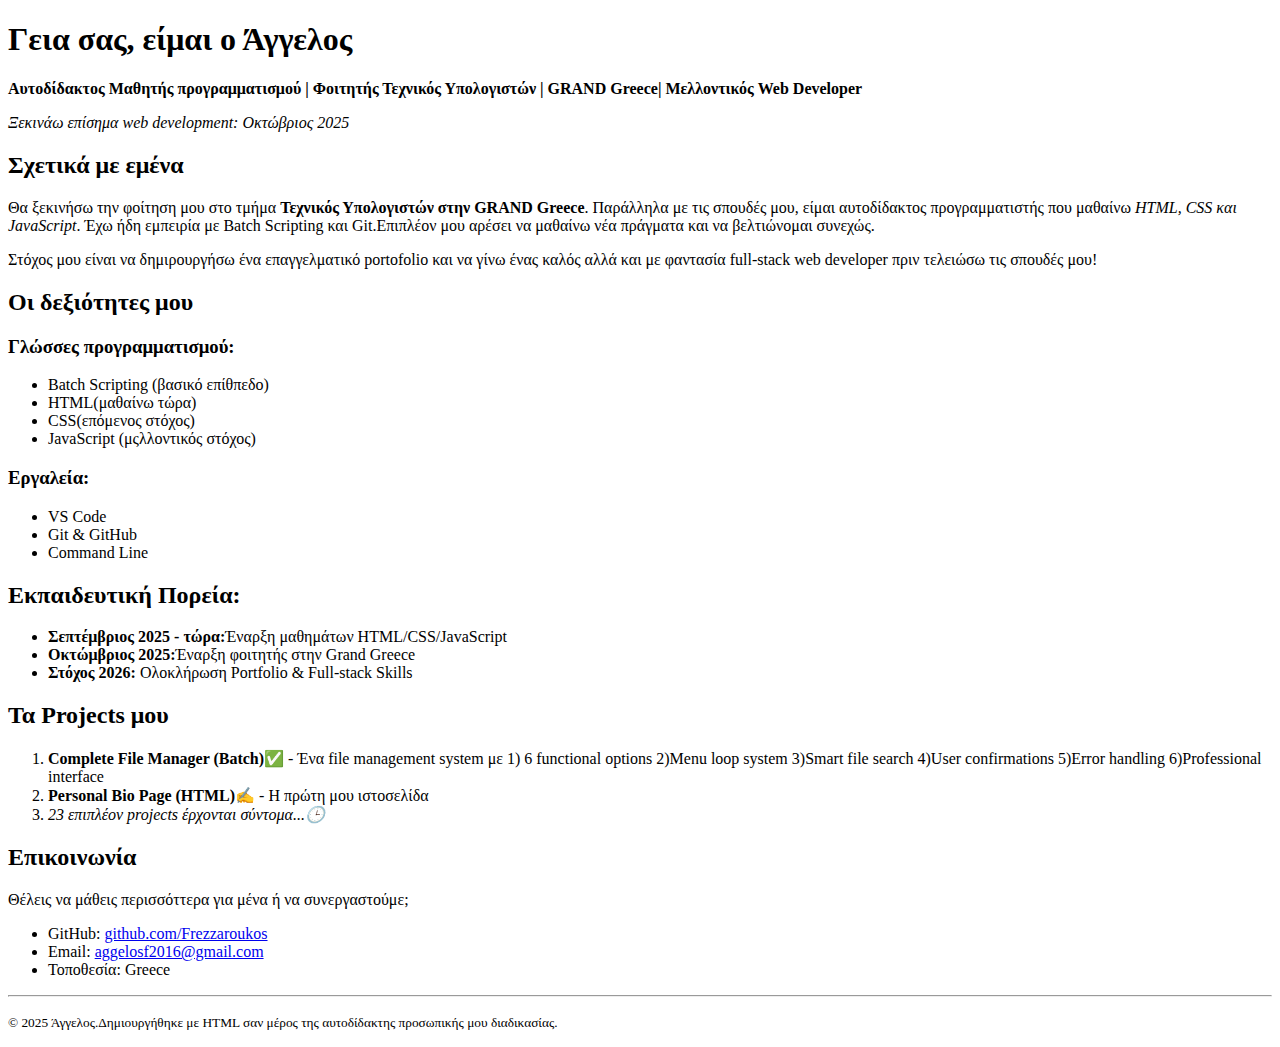
<file: 01-bio-page/index.html>
<!DOCTYPE html>
<html lang="el"> 
<head>
    <meta charset="UTF-8">
    <meta name="viewport" content="width=device-width, initial-scale=1.0">
    <title>To Προφίλ μου - Βιογρφικό</title>
</head>
<body>
    <!-- Header Section -->
    <header>
        <h1>Γεια σας, είμαι ο Άγγελος</h1>
        <p><strong>Αυτοδίδακτος Μαθητής προγραμματισμού | Φοιτητής Τεχνικός Υπολογιστών | GRAND Greece| Μελλοντικός Web Developer</strong></p>
        <p><em>Ξεκινάω επίσημα web development: Οκτώβριος 2025</em></p>
    </header>

    <!-- Main Content -->
    
        <!-- About Me Section -->
        <sectio> 
            <h2>Σχετικά με εμένα</h2>
            <p> 
               Θα ξεκινήσω την φοίτηση μου  στο τμήμα <strong>Τεχνικός Υπολογιστών στην GRAND Greece</strong>. 
               Παράλληλα με τις σπουδές μου, είμαι αυτοδίδακτος προγραμματιστής που μαθαίνω 
                <em>HTML, CSS και JavaScript</em>. Έχω ήδη εμπειρία με Batch Scripting και Git.Επιπλέον μου αρέσει να μαθαίνω νέα πράγματα και να βελτιώνομαι συνεχώς.
            </p>
            <p>
                Στόχος μου είναι να δημιρουργήσω ένα επαγγελματικό portofolio και να γίνω ένας καλός αλλά και με φαντασία full-stack web developer πριν τελειώσω τις σπουδές μου!
            </p>
        </sectio>
        
        <!-- Skills Section -->
<section>
            <h2>Οι δεξιότητες μου </h2>
            <h3>Γλώσσες προγραμματισμού:</h3>
            <ul>
                <li>Batch Scripting (βασικό επίθπεδο)</li>
                <li>HTML(μαθαίνω τώρα)</li>
                <li>CSS(επόμενος στόχος)</li>
                <li>JavaScript (μςλλοντικός στόχος)</li>
            </ul>


            <h3>Εργαλεία:</h3>
            <ul>
                <li>VS Code</li>
                <li>Git & GitHub</li>
                <li>Command Line</li>
            </ul>
</section>  

<!-- Education TimeLine -->
<section>
    <h2>Εκπαιδευτική Πορεία:</h2>
    <ul>
        <li><strong>Σεπτέμβριος 2025 - τώρα:</strong>Έναρξη μαθημάτων HTML/CSS/JavaScript</li>
        <li><strong>Οκτώμβριος 2025:</strong>Έναρξη φοιτητής στην Grand Greece</li>
        <li><strong>Στόχος 2026:</strong> Ολοκλήρωση Portfolio & Full-stack Skills</li>
    </ul>
</section>

<!-- Projects Sectiion-->
<section>
    <h2>Τα Projects μου</h2>
    <ol>
                <li><strong>Complete File Manager (Batch)✅</strong> - Ένα file management system με 1) 6 functional options
2)Menu loop system 3)Smart file search 4)User confirmations 5)Error handling 6)Professional interface</li>
                <li><strong>Personal Bio Page (HTML)✍️</strong> - Η πρώτη μου ιστοσελίδα</li>
                <li><em>23 επιπλέον projects έρχονται σύντομα...🕒</em></li>
            </ol>
        </section>
<!-- Contact Section -->
<section> 
    <h2>Επικοινωνία</h2>
    <p>Θέλεις να μάθεις περισσόττερα για μένα ή να συνεργαστούμε;</p>
    <ul>
        <li>GitHub: <a href="https://github.com/Frezzaroukos" target="_blank">github.com/Frezzaroukos</a></li>
        <li>Email: <a href="mailto:aggelosf2016l@gmail.com">aggelosf2016@gmail.com</a></li>
        <li>Τοποθεσία: Greece </li>
    </ul>
</section>

<!-- Footer -->
<footer>
    <hr>
    <p><small>&copy; 2025 Άγγελος.Δημιουργήθηκε με HTML σαν μέρος της αυτοδίδακτης προσωπικής μου διαδικασίας.</small></p>
</footer>
</body>
</html>
</file>
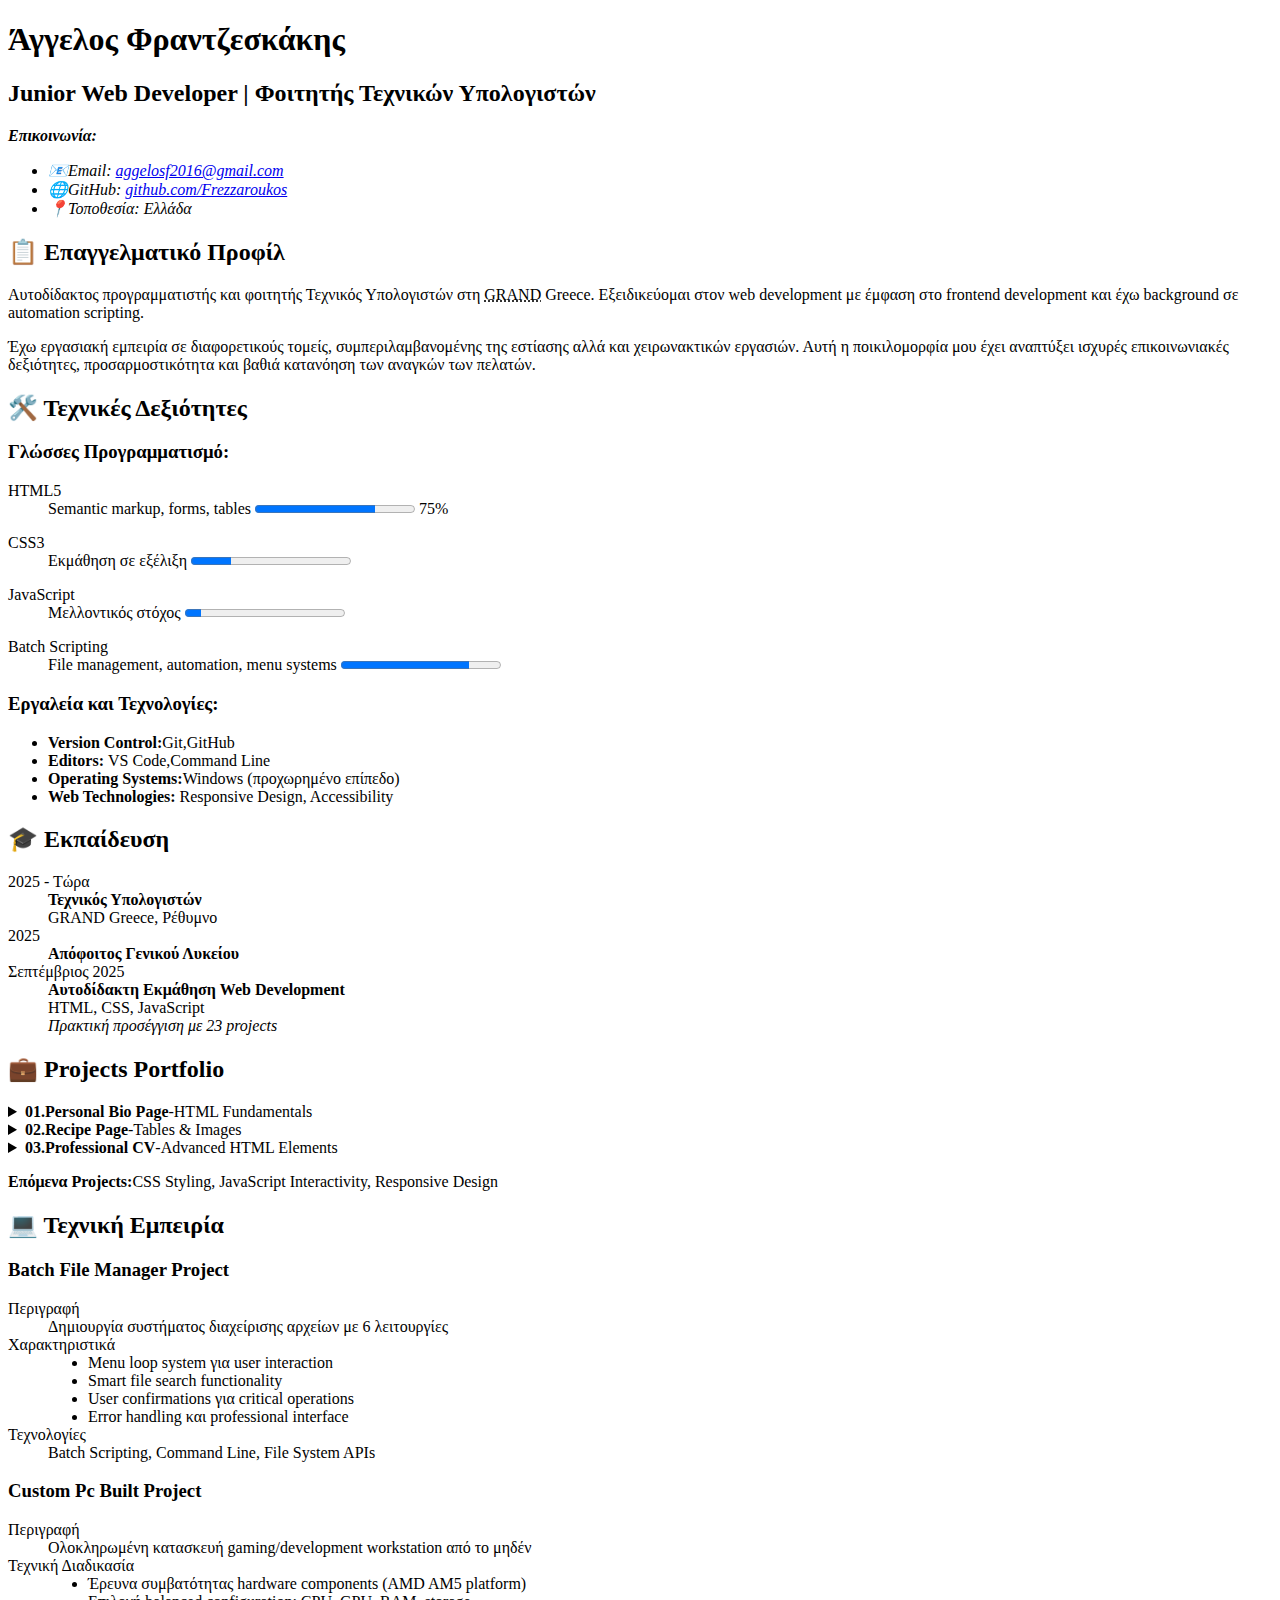
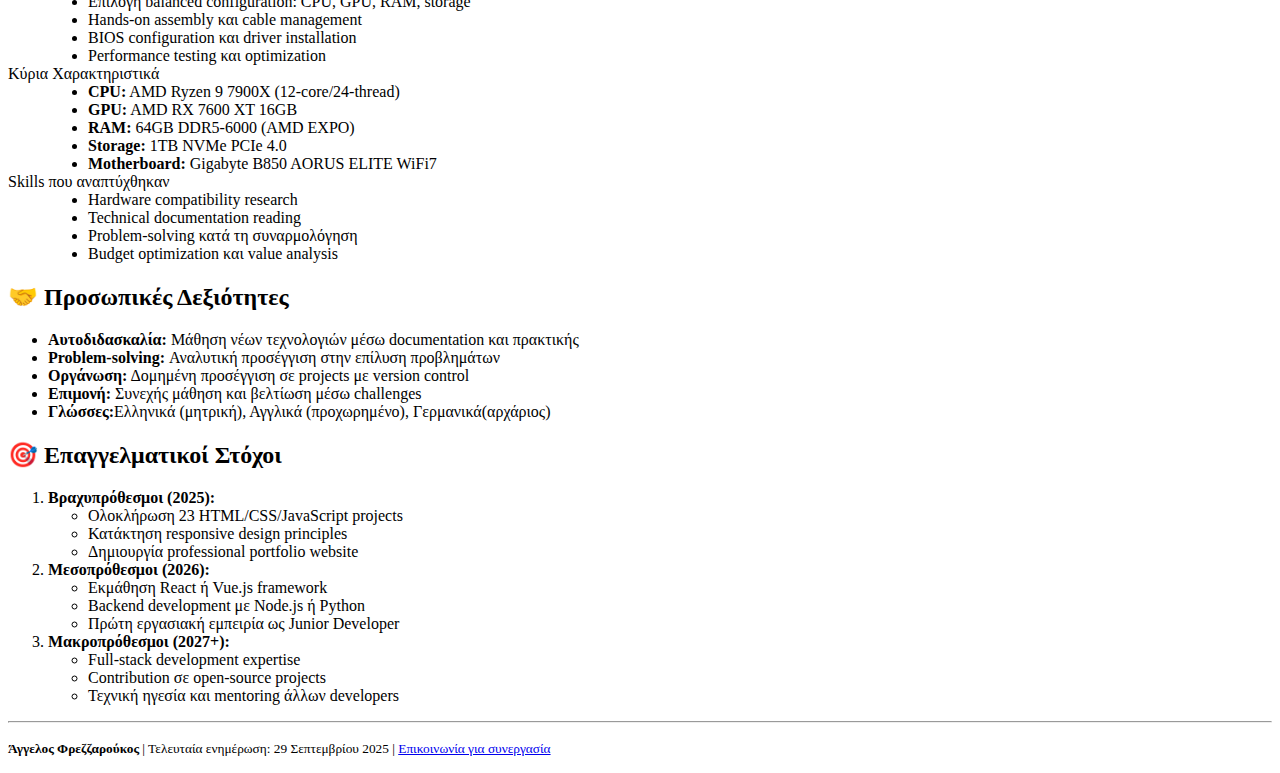
<file: 03-cv/index.html>
<!DOCTYPE html> 
<html lang="el">    
<head> 
    <meta charset="UTF-8"> 
    <meta name="viewport" content="width=device-width, initial-scale=1.0"> 
    <title>Άγγελος - Web Developer CV</title>
</head> 
<body>
    <!--Header Section-->
<header>
    <h1>Άγγελος Φραντζεσκάκης</h1>
    <h2>Junior Web Developer | Φοιτητής Τεχνικών Υπολογιστών </h2> 

    <!--Contact Information-->
    <address>
    <p><strong>Επικοινωνία:</strong></p>
     <ul>
        <li>📧Email: <a href="mailto:aggelosf2016@gmail.com">aggelosf2016@gmail.com</a></li>
        <li>🌐GitHub: <a href="https://github.com/Frezzaroukos" target="_blank">github.com/Frezzaroukos</a>  </li>
        <li>📍Τοποθεσία: Ελλάδα</li>
     </ul>
    </address>
</header>

<!--Main Content-->
<main>
    <!--Professional Summary-->
        <section>
    <h2>📋 Επαγγελματικό Προφίλ</h2>
    <p>
        Αυτοδίδακτος προγραμματιστής και φοιτητής Τεχνικός Υπολογιστών στη 
        <abbr title="Global Research and Development">GRAND</abbr> Greece. 
        Εξειδικεύομαι στον web development με έμφαση στο frontend development 
        και έχω background σε automation scripting.
    </p>
    <p>
        Έχω εργασιακή εμπειρία σε διαφορετικούς τομείς, συμπεριλαμβανομένης της 
        εστίασης αλλά και χειρωνακτικών εργασιών. Αυτή η ποικιλομορφία μου έχει 
        αναπτύξει ισχυρές επικοινωνιακές δεξιότητες, προσαρμοστικότητα και 
        βαθιά κατανόηση των αναγκών των πελατών.
    </p>
</section>
    <!--Technical Skills -->
    <section>
    <h2>🛠️ Τεχνικές Δεξιότητες</h2>

    <h3>Γλώσσες Προγραμματισμό:</h3>
    <dl>
        <dt>HTML5</dt>
        <dd>Semantic markup, forms, tables <progress value="75" max="100">75%</progress> 75%</dd>
    </dl>
    <dl>
        <dt>CSS3</dt>
        <dd>Εκμάθηση σε εξέλιξη <progress value="25" max="100">25%</progress></dd>
    </dl>
    <dl>
        <dt>JavaScript</dt>
        <dd>Μελλοντικός στόχος <progress value="10" max="100">10%</progress></dd>
    </dl>
    <dl>
        <dt>Batch Scripting</dt>
        <dd>File management, automation, menu systems <progress value="80" max="100">80%</progress></dd>
    </dl>
  

    <h3>Εργαλεία και Τεχνολογίες:</h3>
    <ul>
        <li><strong>Version Control:</strong>Git,GitHub</li>
        <li><strong>Editors: </strong>VS Code,Command Line</li>
        <li><strong>Operating Systems:</strong>Windows (προχωρημένο επίπεδο)</li>
        <li><strong>Web Technologies:</strong> Responsive Design, Accessibility</li>
    </ul>
</section>

<!--Education-->
    <section>
    <h2>🎓 Εκπαίδευση</h2>  
    <dl>
        <dt>2025 - Τώρα</dt>
        <dd>
            <strong>Τεχνικός Υπολογιστών</strong><br>
            GRAND Greece, Ρέθυμνο
        </dd>
        
        <dt>2025</dt>
        <dd>
            <strong>Απόφοιτος Γενικού Λυκείου</strong>
        </dd>
        
        <dt>Σεπτέμβριος 2025</dt>
        <dd>
            <strong>Αυτοδίδακτη Εκμάθηση Web Development</strong><br>
            HTML, CSS, JavaScript<br>
            <em>Πρακτική προσέγγιση με 23 projects</em>
        </dd>
    </dl>
</section>

 <!-- Projects Portfolio -->
  <section>
    <h2>💼 Projects Portfolio</h2>
     <!-- Collapsible project sections -->
      <details>
        <summary><strong>01.Personal Bio Page</strong>-HTML Fundamentals</summary>
        <ul>
            <li><strong>Τεχνολογίες:</strong> HTML5, Semantic markup</li>
            <li><strong>Features:</strong>Personal information, education timeline, contact details</li>
            <li><strong>Skills learned:</strong> Document structure, lists, links, semantic tags</li>
            <li><strong>Live Demo:</strong><a href="https://github.com/Frezzaroukos/web-dev-projects/tree/main/01-bio-page">Δες το project</a></li>
        </ul>
      </details>

      <details>
        <summary><strong>02.Recipe Page</strong>-Tables & Images</summary>
        <ul>
            <li><strong>Τεχνολογίες:</strong> HTML5, Tables, External images</li>
            <li><strong>Features:</strong> Structured recipe data, ingredient tables, cooking instructions</li>
            <li><strong>Skills learned:</strong> Table structure, nested lists, image integration</li>
            <li><strong>Live Demo:</strong><a href="https://github.com/Frezzaroukos/web-dev-projects/tree/main/02-recipe-page">Δες το project</a></li>
      </details>
      <details>
        <summary><strong>03.Professional CV</strong>-Advanced HTML Elements</summary>
        <ul>
            <li><strong>Τεχνολογίες:</strong> HTML5, Definition lists, Progress bars</li>
            <li><strong>Features:</strong> Professional contact info, skill progress indicators, collapsible sections</li>
            <li><strong>Skills learned:</strong> Address tag, definition lists, progress elements, details/summary</li>
            <li><strong>Live Demo:</strong><a href="https://github.com/Frezzaroukos/web-dev-projects/tree/main/03-cv"></a>Δες το project</li>
        </ul>
      </details>
      
      <p><strong>Επόμενα Projects:</strong>CSS Styling, JavaScript Interactivity, Responsive Design</p>
    </section>

    <!--Technical Experience -->
    <section>
        <h2>💻 Τεχνική Εμπειρία</h2>
     
        <h3>Batch File Manager Project</h3>
        <dl>
            <dt>Περιγραφή</dt>
            <dd>Δημιουργία συστήματος διαχείρισης αρχείων με 6 λειτουργίες</dd>
            <dt>Χαρακτηριστικά</dt>
             <dd>
                 <ul>
                    <li>Menu loop system για user interaction</li>
                    <li>Smart file search functionality</li>
                    <li>User confirmations για critical operations</li>
                    <li>Error handling και professional interface</li>
                 </ul>
             </dd>
            <dt>Τεχνολογίες</dt>
         <dd>Batch Scripting, Command Line, File System APIs</dd>
        </dl>

        <h3>Custom Pc Built Project</h3>
        <dl>
            <dt>Περιγραφή</dt>
            <dd>Ολοκληρωμένη κατασκευή gaming/development workstation από το μηδέν</dd>

            <dt>Τεχνική Διαδικασία</dt>
            <dd>
                <ul>
                    <li>Έρευνα συμβατότητας hardware components (AMD AM5 platform)</li>
                    <li>Επιλογή balanced configuration: CPU, GPU, RAM, storage</li>
                    <li>Hands-on assembly και cable management</li>
                    <li>BIOS configuration και driver installation</li>
                    <li>Performance testing και optimization</li>
                </ul>
            </dd>

            <dt>Κύρια Χαρακτηριστικά</dt>
            <dd>
                <ul>
                    <li><strong>CPU:</strong> AMD Ryzen 9 7900X (12-core/24-thread)</li>
                    <li><strong>GPU:</strong> AMD RX 7600 XT 16GB</li>
                    <li><strong>RAM:</strong> 64GB DDR5-6000 (AMD EXPO)</li>
                    <li><strong>Storage:</strong> 1TB NVMe PCIe 4.0</li>
                    <li><strong>Motherboard:</strong> Gigabyte B850 AORUS ELITE WiFi7</li>
                </ul>
            </dd>

            <dt>Skills που αναπτύχθηκαν</dt>
            <dd>
                 <ul>
                <li>Hardware compatibility research</li>
                <li>Technical documentation reading</li>
                <li>Problem-solving κατά τη συναρμολόγηση</li>
                <li>Budget optimization και value analysis</li>
            </ul>
            </dd>
        </dl>
    </section>

    <!--Personal Skills-->
    <section>
    <h2>🤝 Προσωπικές Δεξιότητες</h2>
    <ul>
        <li><strong>Αυτοδιδασκαλία:</strong> Μάθηση νέων τεχνολογιών μέσω documentation και πρακτικής</li>
        <li><strong>Problem-solving:</strong> Αναλυτική προσέγγιση στην επίλυση προβλημάτων</li>
        <li><strong>Οργάνωση:</strong> Δομημένη προσέγγιση σε projects με version control</li>
        <li><strong>Επιμονή:</strong> Συνεχής μάθηση και βελτίωση μέσω challenges</li>
        <li><strong>Γλώσσες:</strong>Ελληνικά (μητρική), Αγγλικά (προχωρημένο), Γερμανικά(αρχάριος)</li>
    </ul>
</section>

     <!-- Goals & Aspirations -->
        <section>
            <h2>🎯 Επαγγελματικοί Στόχοι</h2>
            <ol>
                <li><strong>Βραχυπρόθεσμοι (2025):</strong>
                    <ul>
                        <li>Ολοκλήρωση 23 HTML/CSS/JavaScript projects</li>
                        <li>Κατάκτηση responsive design principles</li>
                        <li>Δημιουργία professional portfolio website</li>
                    </ul>
                </li>
                <li><strong>Μεσοπρόθεσμοι (2026):</strong>
                    <ul>
                        <li>Εκμάθηση React ή Vue.js framework</li>
                        <li>Backend development με Node.js ή Python</li>
                        <li>Πρώτη εργασιακή εμπειρία ως Junior Developer</li>
                    </ul>
                </li>
                <li><strong>Μακροπρόθεσμοι (2027+):</strong>
                    <ul>
                        <li>Full-stack development expertise</li>
                        <li>Contribution σε open-source projects</li>
                        <li>Τεχνική ηγεσία και mentoring άλλων developers</li>
                    </ul>
                </li>
            </ol>
        </section>
    </main>

    <!-- Footer -->
    <footer>
        <hr>
        <p><small>
            <strong>Άγγελος Φρεζζαρούκος</strong> | 
            <time datetime="2025-09-29">Τελευταία ενημέρωση: 29 Σεπτεμβρίου 2025</time> | 
            <a href="mailto:aggelost2016@gmail.com">Επικοινωνία για συνεργασία</a>
        </small></p>
    </footer>
 </body>
</html>
</file>
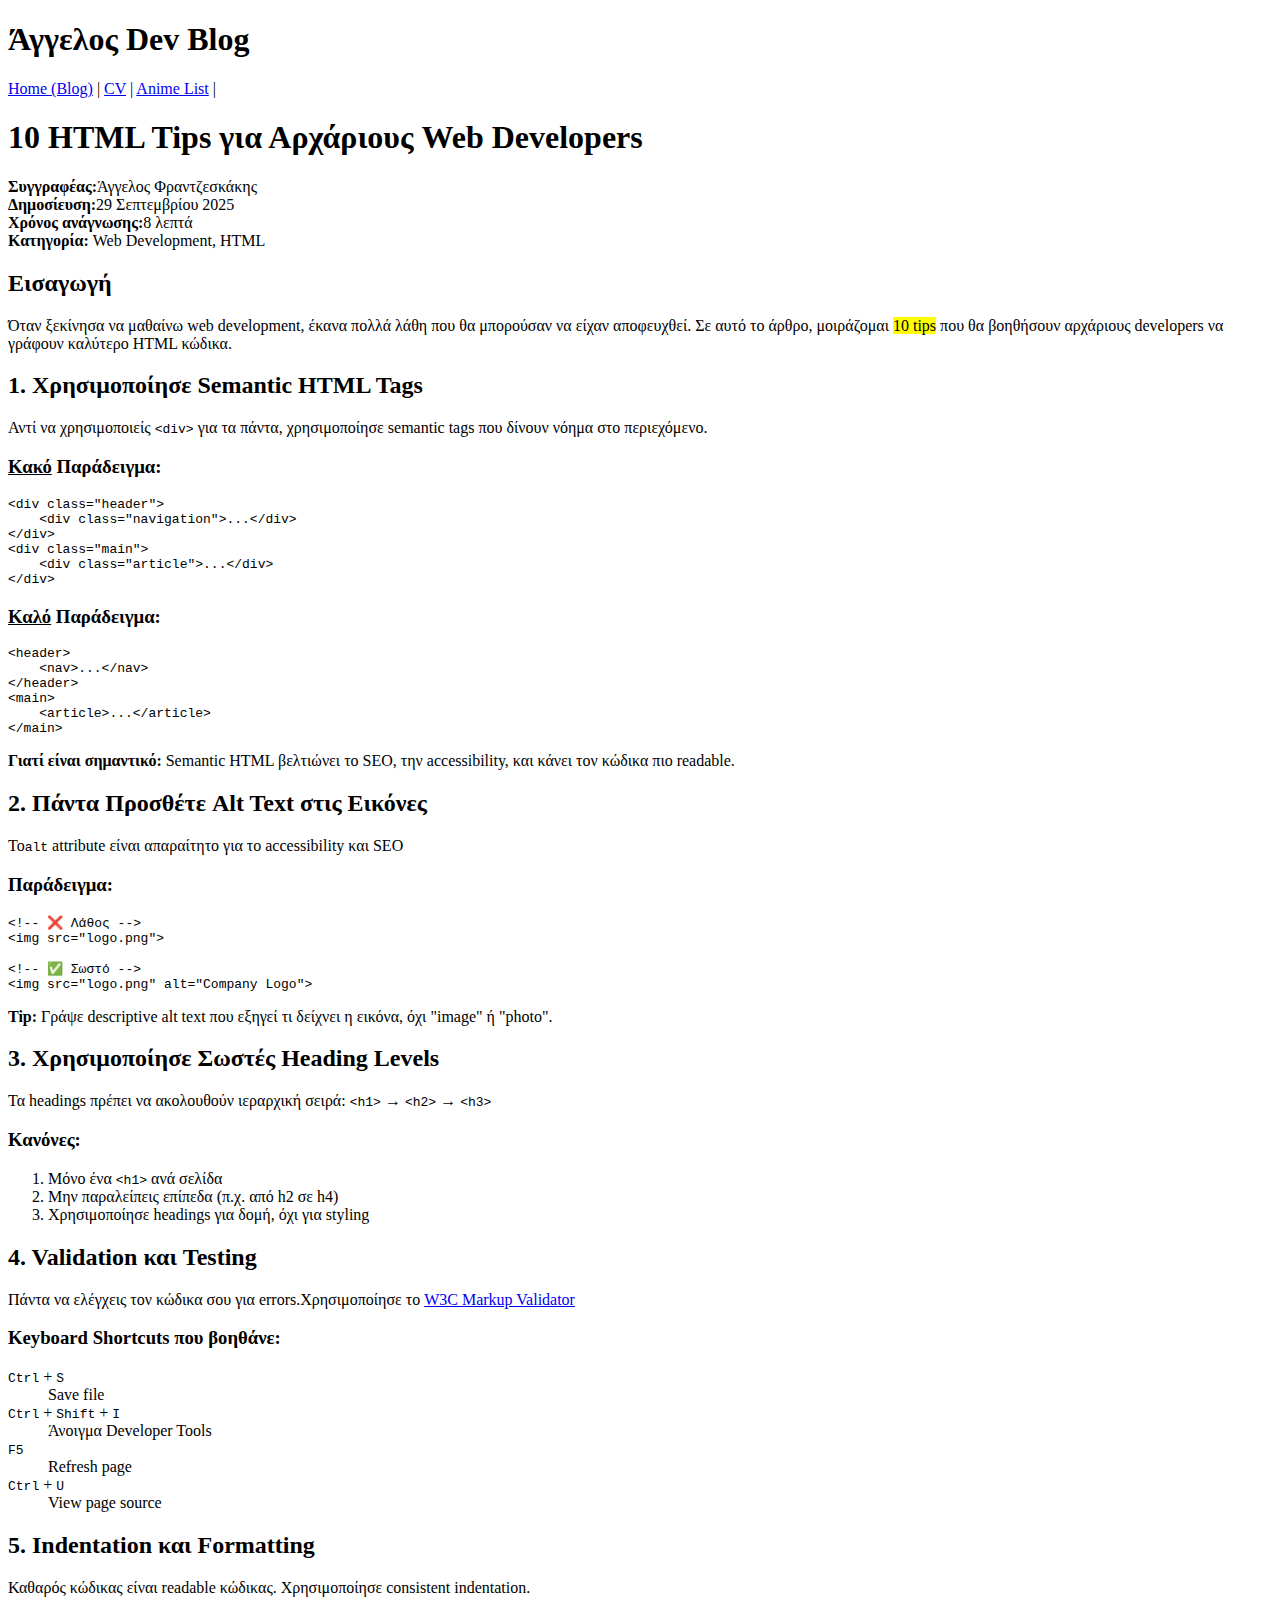
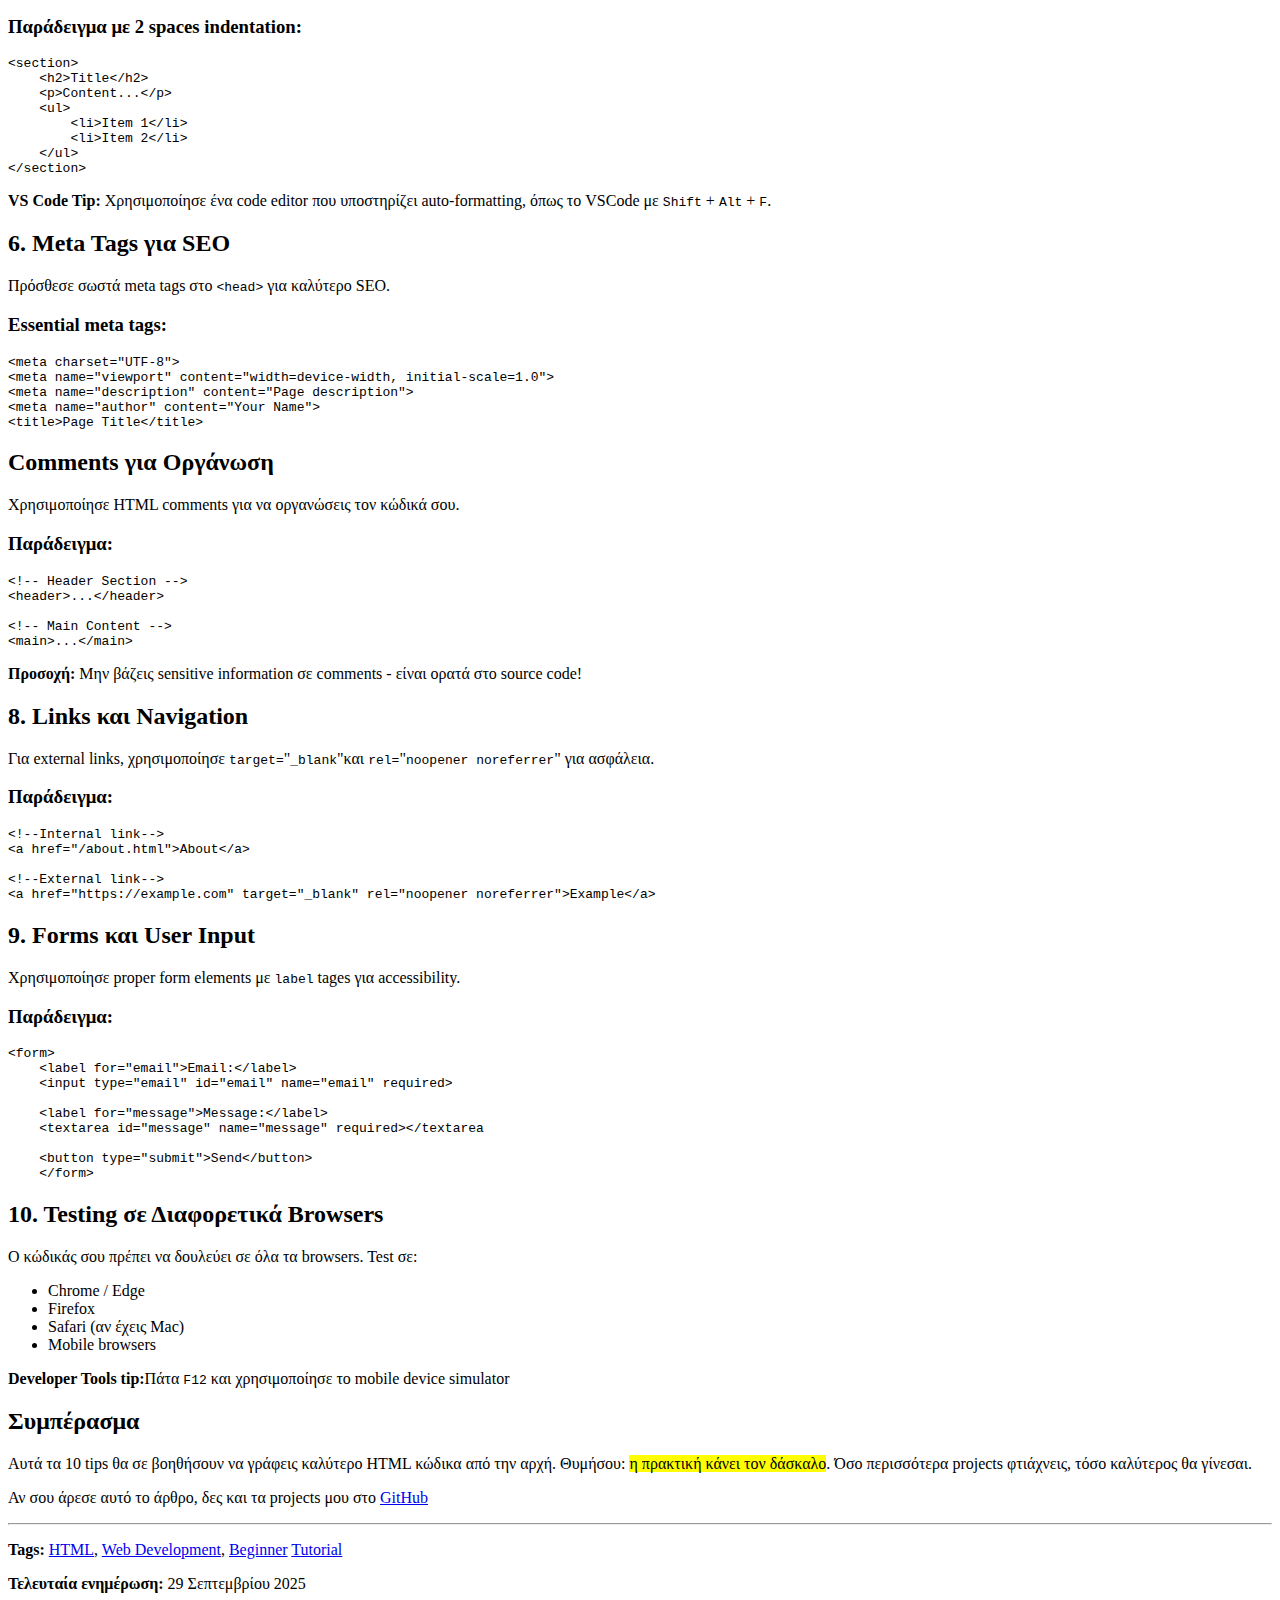
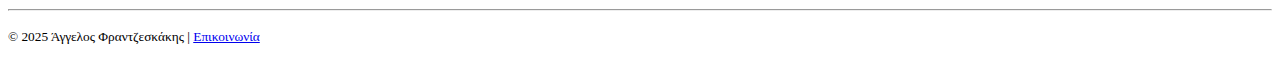
<file: 05-blog-article/index.html>
<!DOCTYPE html> 
<html lang="el">
<head>
    <meta charset="UTF-8">
    <meta name="viewport" content="width=device-width, initial-scale=1.0">
    <meta name="author" content="Άγγελος Φραντζεσκάκης">
    <meta name="description" content="Οδηγός HTML για αρχάριους - τα βασικά που πρέπει να ξέρεις">
    <title>10 HTML Tips για Αρχάριους Developers | Άγγελος Blog</title>
    </head>
<body>
    <!--Header Section-->
    <header>
        <h1>Άγγελος Dev Blog</h1>
        <nav>
            <a href="index.html">Home (Blog)</a> |
            <a href="../03-cv/index.html">CV</a> |
            <a href="../04-anime-list/index.html">Anime List</a> |
        </nav>
    </header>

    <!--Article-->
    <article>
        <!-- Article Header -->
         <header>
        <h1>10 HTML Tips για Αρχάριους Web Developers</h1>
        <p>
            <strong>Συγγραφέας:</strong>Άγγελος Φραντζεσκάκης<br>
            <strong>Δημοσίευση:</strong>29 Σεπτεμβρίου 2025<br>
            <strong>Χρόνος ανάγνωσης:</strong>8 λεπτά<br>
            <strong>Κατηγορία: </strong>Web Development, HTML<br>
        </p>
        </header>

        <!--Introduction-->
        <section>
            <h2>Εισαγωγή</h2>
            <p>
                Όταν ξεκίνησα να μαθαίνω web development, έκανα πολλά λάθη που θα μπορούσαν 
                να είχαν αποφευχθεί. Σε αυτό το άρθρο, μοιράζομαι <mark>10 tips</mark> που 
                θα βοηθήσουν αρχάριους developers να γράφουν καλύτερο HTML κώδικα.
            </p>
        </section>

        <!--Tip 1-->
        <section>
            <h2>1. Χρησιμοποίησε Semantic HTML Tags</h2>
            <p>
               Αντί να χρησιμοποιείς <code>&lt;div&gt;</code> για τα πάντα, χρησιμοποίησε 
                semantic tags που δίνουν νόημα στο περιεχόμενο.
            </p>

            <h3><ins>Κακό</ins> Παράδειγμα:</h3>
              <pre><code>&lt;div class="header"&gt;
    &lt;div class="navigation"&gt;...&lt;/div&gt;
&lt;/div&gt;
&lt;div class="main"&gt;
    &lt;div class="article"&gt;...&lt;/div&gt;
&lt;/div&gt;</code></pre>
            <h3><ins>Καλό</ins> Παράδειγμα:</h3>
              <pre><code>&lt;header&gt;
    &lt;nav&gt;...&lt;/nav&gt;
&lt;/header&gt;
&lt;main&gt;
    &lt;article&gt;...&lt;/article&gt;
&lt;/main&gt;</code></pre>

            <p>
                <strong>Γιατί είναι σημαντικό:</strong> Semantic HTML βελτιώνει το SEO, 
                την accessibility, και κάνει τον κώδικα πιο readable.
            </p>
        </section>

        <!--Tip 2-->
        <section>
            <h2>2. Πάντα Προσθέτε Alt Text στις Εικόνες</h2>
            
            <p>
               Το<code>alt</code> attribute είναι απαραίτητο για το accessibility και SEO
            </p>

            <h3>Παράδειγμα:</h3>
            <pre><code>&lt;!-- ❌ Λάθος --&gt;
&lt;img src="logo.png"&gt;

&lt;!-- ✅ Σωστό --&gt;
&lt;img src="logo.png" alt="Company Logo"&gt;</code></pre>

            <p>
                <strong>Tip:</strong> Γράψε descriptive alt text που εξηγεί τι δείχνει η εικόνα, όχι "image" ή "photo".
            </p>
        </section>

        <!--Tip 3-->
        <section>
            <h2>3. Χρησιμοποίησε Σωστές Heading Levels</h2>
            <p>
                Τα headings πρέπει να ακολουθούν ιεραρχική σειρά: <code>&lt;h1&gt;</code> → <code>&lt;h2&gt;</code> → <code>&lt;h3&gt;</code>
            </p>
        
            <h3>Κανόνες:</h3>
              <ol>
                <li>Μόνο ένα <code>&lt;h1&gt;</code> ανά σελίδα </li>
                <li>Μην παραλείπεις επίπεδα (π.χ. από h2 σε h4)</li>
                <li>Χρησιμοποίησε headings για δομή, όχι για styling</li>
              </ol>
        </section>

        <!--Tip 4-->
        <section>
            <h2>4. Validation και Testing</h2>
            
            <p>
                Πάντα να ελέγχεις τον κώδικα σου για errors.Χρησιμοποίησε το <a href="https://validator.w3.org/" target="_blank">W3C Markup Validator</a>
                
            </p>

            <h3>Keyboard Shortcuts που βοηθάνε:</h3>
            <dl>
                <dt><kbd>Ctrl</kbd> + <kbd>S</kbd></dt>
                <dd>Save file</dd>

                <dt><kbd>Ctrl</kbd> + <kbd>Shift</kbd> + <kbd>I</kbd></dt>
                <dd>Άνοιγμα Developer Tools</dd>

                <dt><kbd>F5</kbd></dt>
                <dd>Refresh page</dd>

                <dt><kbd>Ctrl</kbd> + <kbd>U</kbd></dt>
                <dd>View page source</dd>
            </dl>
        </section>

        <!--Tip 5-->
        <section>
            <h2>5. Indentation και Formatting</h2>
            <p>Καθαρός κώδικας είναι readable κώδικας. Χρησιμοποίησε consistent indentation.</p>

            <h3>Παράδειγμα με 2 spaces indentation:</h3>
            <pre><code>&lt;section&gt; 
    &lt;h2&gt;Title&lt;/h2&gt;
    &lt;p&gt;Content...&lt;/p&gt;
    &lt;ul&gt;
        &lt;li&gt;Item 1&lt;/li&gt;
        &lt;li&gt;Item 2&lt;/li&gt;
    &lt;/ul&gt;
&lt;/section&gt;</code></pre>

            <p>
                <strong>VS Code Tip:</strong> Χρησιμοποίησε ένα code editor που υποστηρίζει auto-formatting, όπως το VSCode με <kbd>Shift</kbd> + <kbd>Alt</kbd> + <kbd>F</kbd>.
            </p>    
        </section>

         <!--Tip 6-->
         <section>
             <h2>6. Meta Tags για SEO</h2>

                <p>
                   Πρόσθεσε σωστά meta tags στο <code>&lt;head&gt;</code> για καλύτερο SEO. 
                </p>

                <h3>Essential meta tags:</h3>
                <pre><code>&lt;meta charset="UTF-8"&gt;
&lt;meta name="viewport" content="width=device-width, initial-scale=1.0"&gt;
&lt;meta name="description" content="Page description"&gt;
&lt;meta name="author" content="Your Name"&gt;
&lt;title&gt;Page Title&lt;/title&gt;</code></pre>    
            </section>
    
            <!--Tip 7-->
            <section>
                <h2>Comments για Οργάνωση</h2>
                <p>
                    Χρησιμοποίησε HTML comments για να οργανώσεις τον κώδικά σου.
                </p>

                <h3>Παράδειγμα:</h3>
                <pre><code>&lt;!-- Header Section --&gt;
&lt;header&gt;...&lt;/header&gt;

&lt;!-- Main Content --&gt;
&lt;main&gt;...&lt;/main&gt;</code></pre>
              <p>
                <strong>Προσοχή:</strong> Μην βάζεις sensitive information σε comments - είναι ορατά στο source code!
              </p>
            </section>

            <!--Tip 8-->
            <section>
                <h2>8. Links και Navigation</h2>
                <p>
                    Για external links, χρησιμοποίησε <kbd>target=</kbd>"<kbd>_blank</kbd>"και <kbd>rel=</kbd>"<kbd>noopener noreferrer</kbd>" για ασφάλεια.
                </p>

                <h3>Παράδειγμα:</h3>
                <pre><code>&lt;!--Internal link--&gt;
&lt;a href="/about.html"&gt;About&lt;/a&gt;

&lt;!--External link--&gt;
&lt;a href="https://example.com" target="_blank" rel="noopener noreferrer"&gt;Example&lt;/a&gt;</code></pre>
            </section>

            <!--Tip 9-->
            <section>
                <h2>9. Forms και User Input</h2>
                <p>
                    Χρησιμοποίησε proper form elements με <kbd>label</kbd> tages για accessibility.
                </p>

                <h3>Παράδειγμα:</h3>
                <pre><code>&lt;form&gt;
    &lt;label for="email"&gt;Email:&lt;/label&gt;
    &lt;input type="email" id="email" name="email" required&gt;

    &lt;label for="message"&gt;Message:&lt;/label&gt;
    &lt;textarea id="message" name="message" required&gt;&lt;/textarea

    &lt;button type="submit"&gt;Send&lt;/button&gt;
    &lt;/form&gt;</code></pre>
            </section>

            <!--Tip 10-->
            <section>
                <h2>10. Testing σε Διαφορετικά Browsers</h2>
                <p>
                    Ο κώδικάς σου πρέπει να δουλεύει σε όλα τα browsers. Test σε:
                    <ul>
                        <li>Chrome / Edge</li>
                        <li>Firefox</li>
                        <li>Safari (αν έχεις Mac)</li>
                        <li>Mobile browsers</li>
                    </ul>
                </p>

                <p><strong>Developer Tools tip:</strong>Πάτα <kbd>F12</kbd> και χρησιμοποίησε το mobile device simulator</p>
            </section>

            <!--Conclusion-->
            <section>
                <h2>Συμπέρασμα</h2>
                <p>
                    Αυτά τα 10 tips θα σε βοηθήσουν να γράφεις καλύτερο HTML κώδικα από την αρχή. 
                    Θυμήσου: <mark>η πρακτική κάνει τον δάσκαλο</mark>. Όσο περισσότερα projects 
                    φτιάχνεις, τόσο καλύτερος θα γίνεσαι.
                </p>

                <p>
                    Αν σου άρεσε αυτό το άρθρο, δες και τα projects μου στο <a href="https://github.com/Frezzaroukos" target="_blank">GitHub</a>
                </p>
            </section>

            <!--Article Footer-->
            <footer>
<hr>
<p>
    <strong>Tags:</strong>
    <a href="#">HTML</a>,
    <a href="#">Web Development</a>,
    <a href="#">Beginner</a>
    <a href="#">Tutorial</a>
</p>
<p>
                <strong>Τελευταία ενημέρωση:</strong> 
                <time datetime="2025-09-29">29 Σεπτεμβρίου 2025</time>
            </p>
        </footer>
    </article>
    <!--Page Footer-->
    <footer>
        <hr>
        <p><small>
            &copy; 2025 Άγγελος Φραντζεσκάκης | 
            <a href="mailto:aggelost2016@gmail.com">Επικοινωνία</a>
        </small></p>
    </footer>
 </body>
</html>
</file>
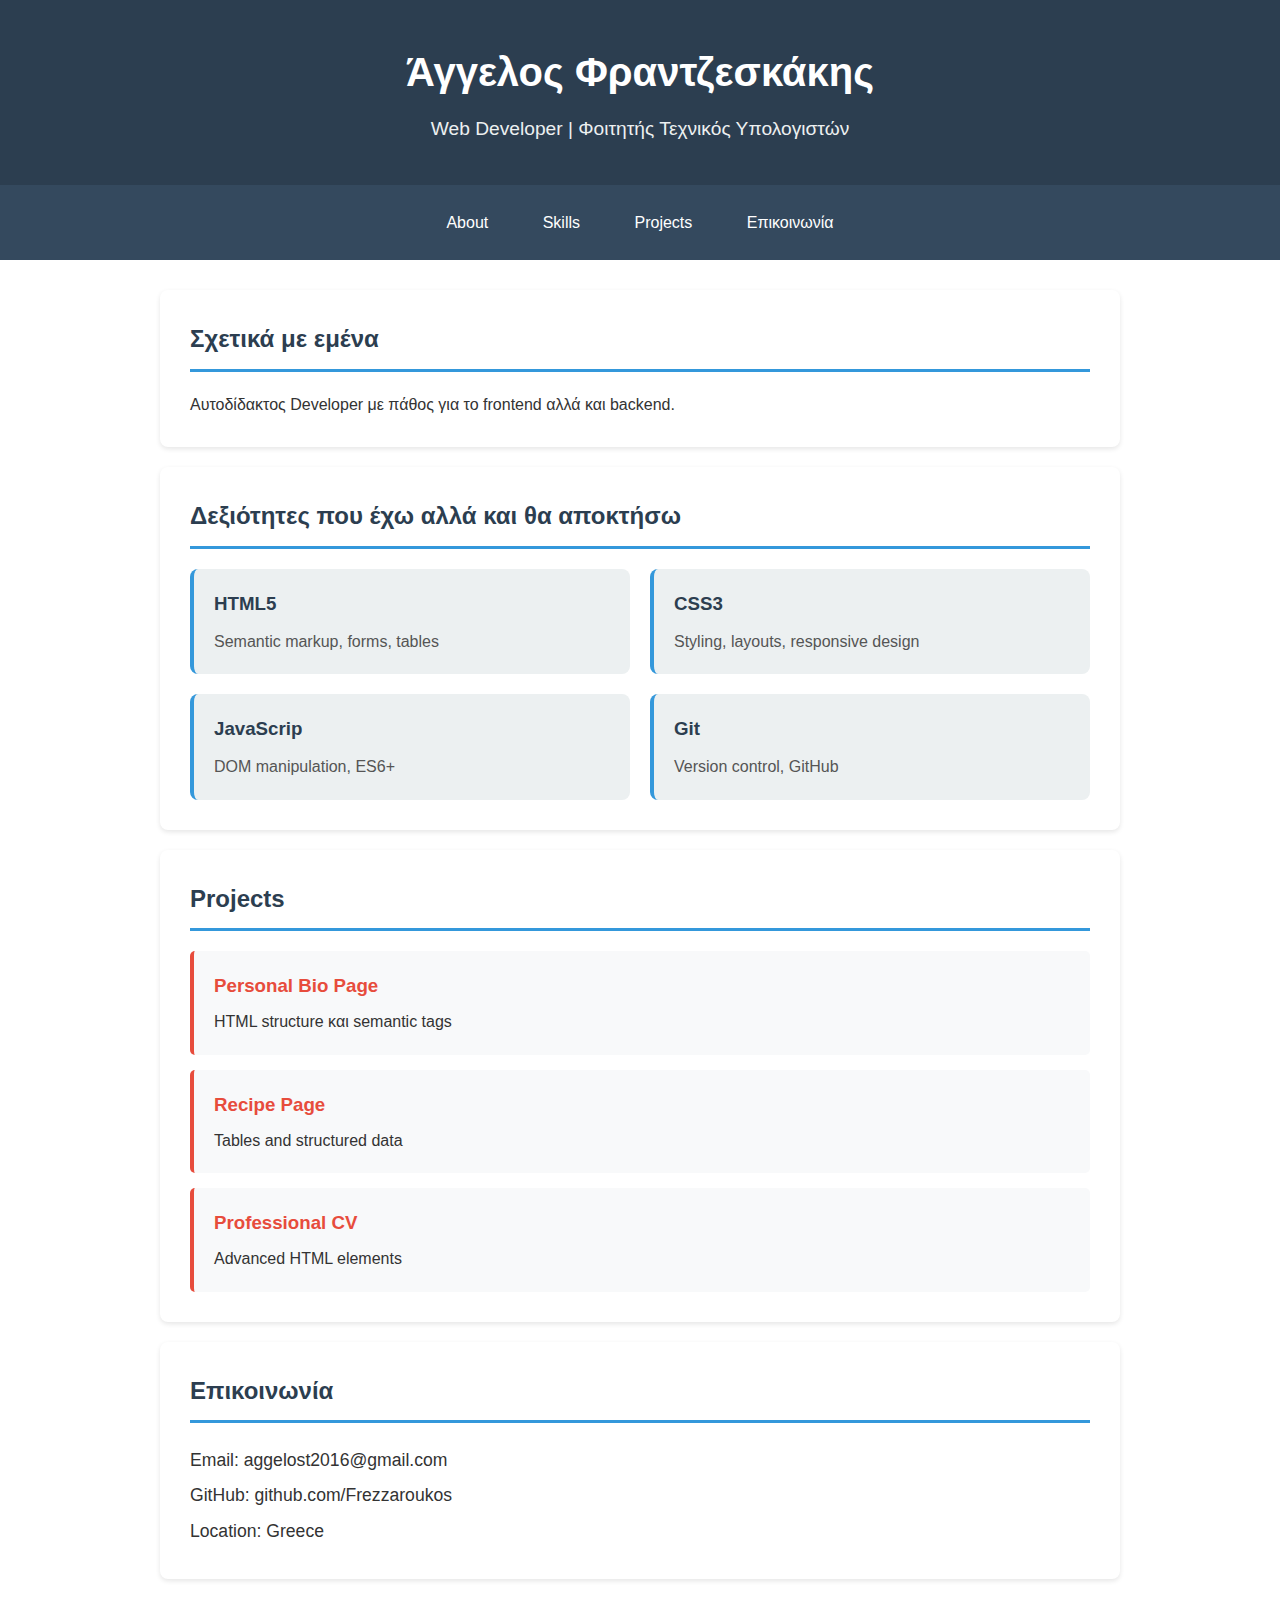
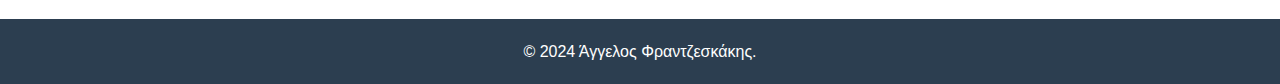
<file: 06-styled-bio-page/index.html>
<!DOCTYPE html>
<html lang="el">
<head>
    <meta charset="UTF-8">
    <meta name="viewport" content="width=device-width, initial-scale=1.0">
    <title>Άγγελος - Styled Portfolio</title>
    <link rel="stylesheet" href="styles.css">
</head>
<body>
    <header class="header">
        <h1>Άγγελος Φραντζεσκάκης</h1>
        <p class="subtitle">Web Developer | Φοιτητής Τεχνικός Υπολογιστών</p>
    </header>

     <nav class="navigation">
        <a href="#about">About</a>
        <a href="#skills">Skills</a>
        <a href="#projects">Projects</a>
        <a href="#contact">Επικοινωνία</a>
    </nav>

    <main class="container">
        <section id="about" class="section">
            <h2>Σχετικά με εμένα</h2>
            <p>
                Αυτοδίδακτος  Developer με πάθος για το frontend αλλά και backend. 
            </p>
        </section>

        <section id="skills" class="section">
            <h2>Δεξιότητες που έχω αλλά και θα αποκτήσω </h2>
                <div class="skills-grid">
                    <div class="skill-card">
                        <h3>HTML5</h3>
                        <p>Semantic markup, forms, tables</p>
                    </div>
                    <div class="skill-card">
                        <h3>CSS3</h3>
                        <p>Styling, layouts, responsive design</p>
                    </div>
                    <div class="skill-card">
                        <h3>JavaScrip</h3>
                        <p>DOM manipulation, ES6+</p>
                    </div>
                    <div class="skill-card">
                        <h3>Git</h3>
                        <p>Version control, GitHub</p>
                    </div>
                </div>
        </section>

        <section id="projects" class="section">
            <h2>Projects</h2>
            <div class="project-list">
                <div class="project-item">
                    <h3>Personal Bio Page</h3>
                    <p>HTML structure και semantic tags</p>
                </div>
                <div class="project-item">
                    <h3>Recipe Page</h3>
                    <p>Tables and structured data</p>
                </div>
                <div class="project-item">
                    <h3>Professional CV</h3>
                    <p>Advanced HTML elements</p>
            </div>
            </div>
        </section>
        <section id="contact" class="section">
            <h2>Επικοινωνία</h2>
            <p class="contact-info">
                Email: aggelost2016@gmail.com<br>
                GitHub: github.com/Frezzaroukos<br>
                Location: Greece
            </p>
        </section>
    </main>

    <footer class="footer">
        <p>&copy; 2024 Άγγελος Φραντζεσκάκης.</p>
    </footer>
</body>
</html>
</file>
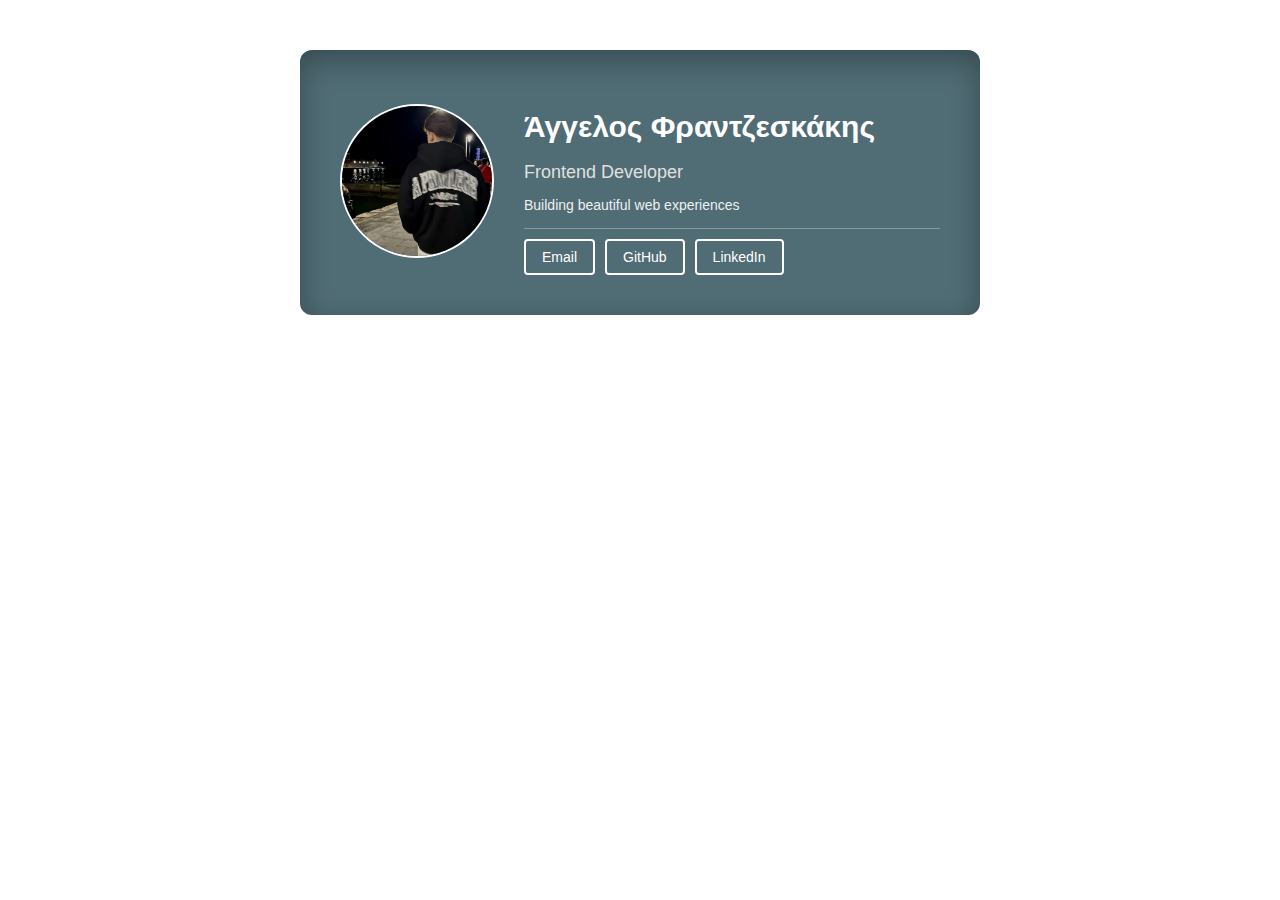
<file: 07-business-card/index.html>
<!DOCTYPE html>
<html lang="el">    
<head>
    <meta charset="UTF-8">
    <meta name="viewport" content="width=device-width, initial-scale=1.0">
    <title>Άγγελος - Business Card</title>
    <link rel="stylesheet" href="styles.css">

<body>
    <div class="card">
        <div class="card-header">
            <img src="images/profile.jpg" alt="Profile" class="profile-img">
        </div>

    <div class="card-content">
        <h1 class="name">Άγγελος Φραντζεσκάκης</h1>
        <p class="role">Frontend Developer</p>
        <p class="tagline">Building beautiful web experiences</p>
        <hr class="divider">
            <div class="card-footer">
               <a href="mailto:aggelosf2016@gmail.com" class="contact-link">Email</a>
               <a href="https://github.com/Frezzaroukos" class="contact-link">GitHub</a>
               <a href="https://www.linkedin.com/in/aggelos-frantzeskakis-7180b4361/" class="contact-link">LinkedIn</a>
            </div>
    </div>
</body>
</html>
</file>
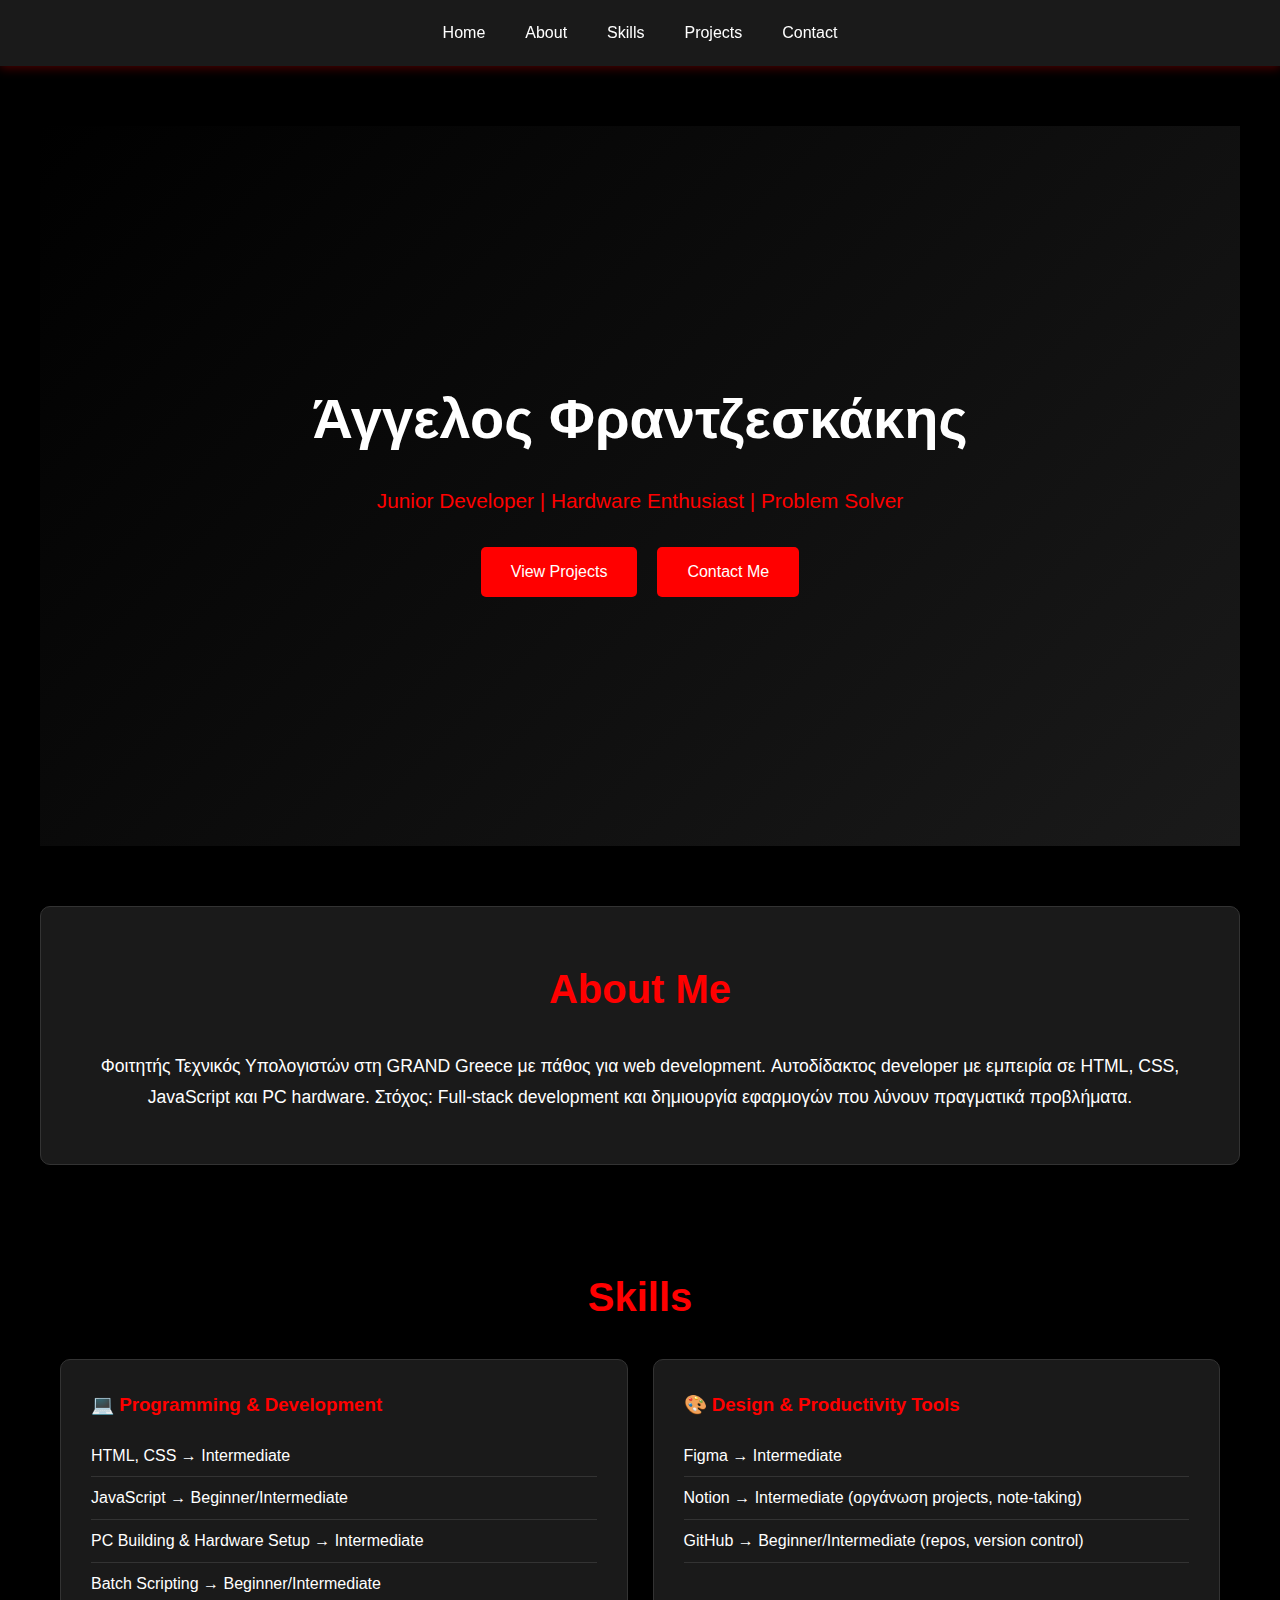
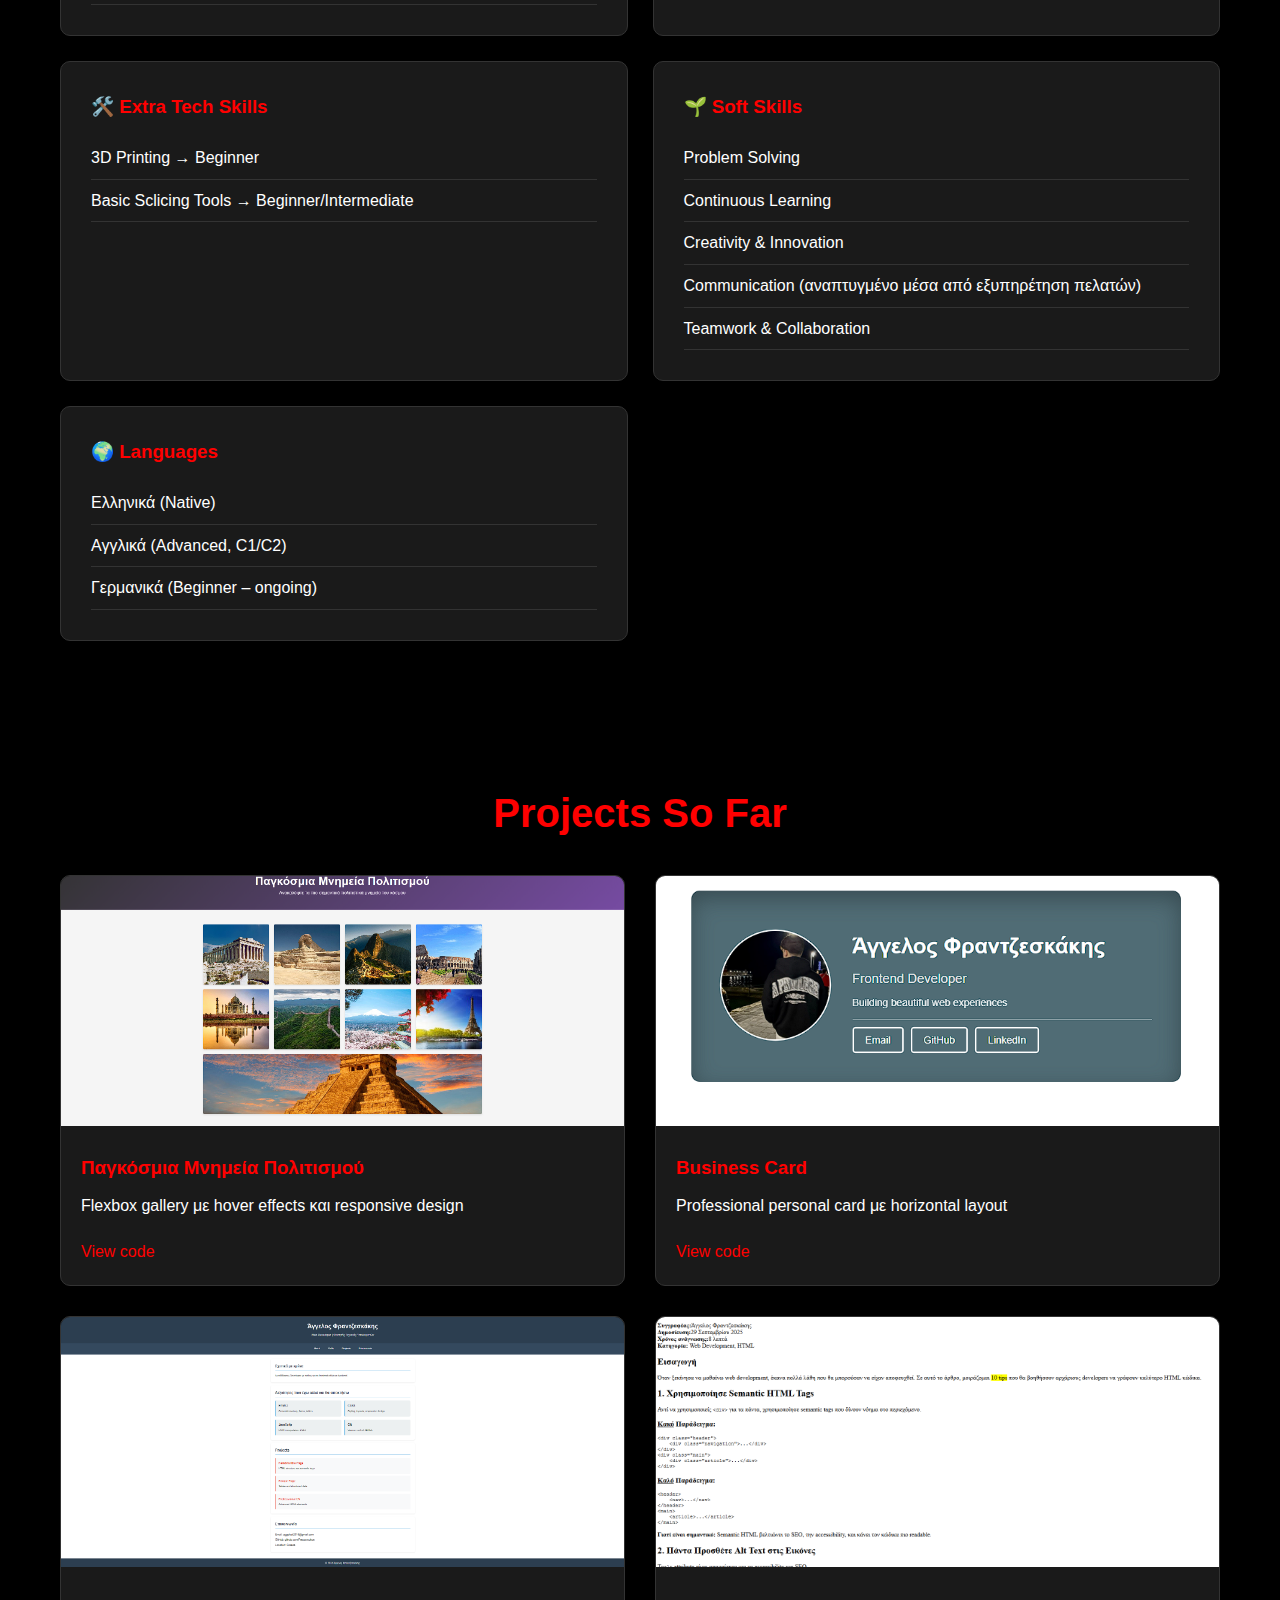
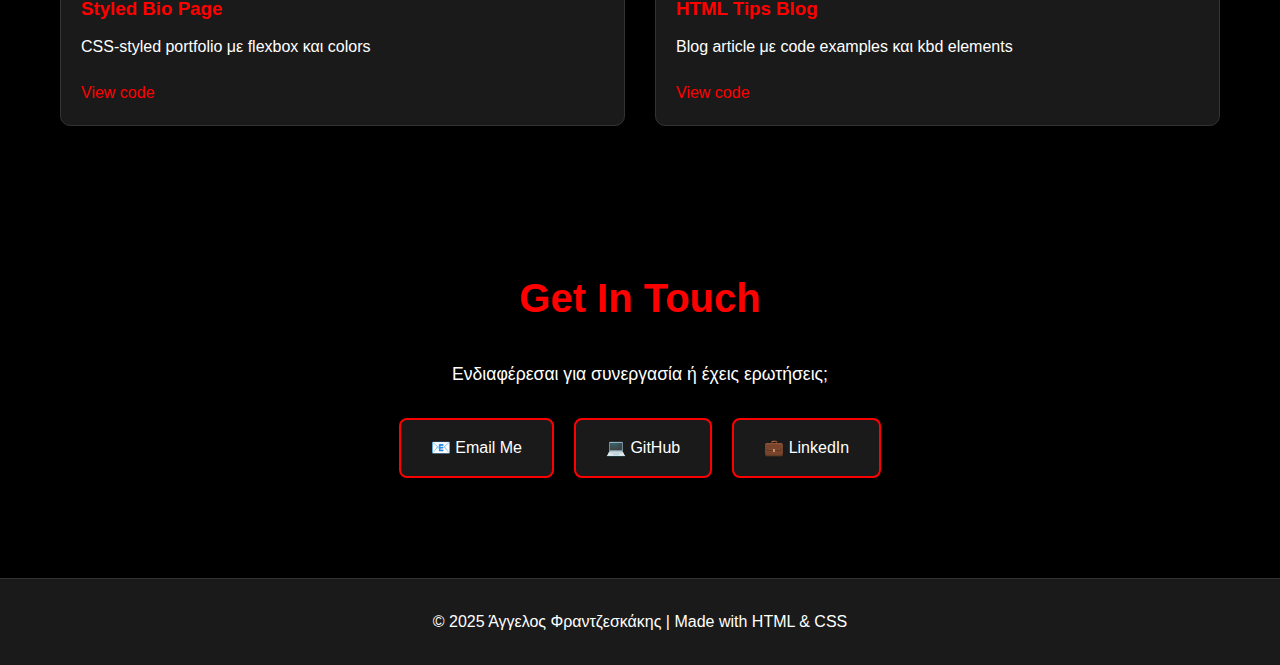
<file: 09-simple-portfolio/index.html>
<!DOCTYPE html>
<html lang="en">
<head>
    <meta charset="UTF-8">
    <meta name="viewport" content="width=device-width, initial-scale=1.0">
    <title>Άγγελος Φραντζεσκάκης| Web Developer</title>
    <link rel="stylesheet" href="styles.css">
</head>
<body>
<!--Navigation-->
       <nav class="navbar">
         <a href="#home">Home</a>
         <a href="#about">About</a>
         <a href="#skills">Skills</a>
         <a href="#projects">Projects</a>
         <a href="#contact">Contact</a>
       </nav>
<!--Hero Section-->
 <section id ="home" class="hero">
    <h1>Άγγελος Φραντζεσκάκης</h1>
    <p class="tagline">Junior Developer | Hardware Enthusiast | Problem Solver</p>
    <div class="cta-buttons">
        <a href="#projects" class="btn">View Projects</a>
        <a href="#contact" class="btn">Contact Me</a>
    </div>
  </section>

<!--About Section-->
  <section id="about" class="about">
    <h2>About Me</h2>
    <p class="about-text">
       Φοιτητής Τεχνικός Υπολογιστών στη GRAND Greece με πάθος για web development. 
Αυτοδίδακτος developer με εμπειρία σε HTML, CSS, JavaScript και PC hardware. 
Στόχος: Full-stack development και δημιουργία εφαρμογών που λύνουν πραγματικά προβλήματα.
    </p>
  </section>    

<!--Skills Section-->
<section id="skills" class="skills">
    <h2>Skills</h2>
<div class="skills-grid">
    <div class="skill-card">
        <h3>💻 Programming & Development</h3>
            <ul>
                <li>HTML, CSS → Intermediate</li>
                <li>JavaScript → Beginner/Intermediate</li>
                <li>PC Building & Hardware Setup → Intermediate</li>
                <li>Batch Scripting → Beginner/Intermediate</li>
            </ul>
        </div>

        <div class="skill-card">
        <h3>🎨 Design & Productivity Tools</h3>
            <ul>
                <li>Figma → Intermediate</li>
                <li>Notion → Intermediate (οργάνωση projects, note-taking)</li>
                <li>GitHub → Beginner/Intermediate (repos, version control)</li>
            </ul>
        </div>

    <div class="skill-card">
        <h3>🛠️ Extra Tech Skills</h3>
            <ul>
                <li>3D Printing → Beginner</li>
                <li>Basic Sclicing Tools → Beginner/Intermediate</li>
            </ul>
        </div>

    <div class="skill-card">
        <h3>🌱 Soft Skills</h3>
            <ul>
                <li>Problem Solving</li>
                <li>Continuous Learning</li>
                <li>Creativity & Innovation</li>
                <li>Communication (αναπτυγμένο μέσα από εξυπηρέτηση πελατών)</li>
                <li>Teamwork & Collaboration</li>
            </ul>
      </div>

    <div class="skill-card">
         <h3>🌍 Languages</h3>
             <ul>
                <li>Ελληνικά (Native)</li>
                <li>Αγγλικά (Advanced, C1/C2)</li>
                <li>Γερμανικά (Beginner – ongoing)</li>
             </ul>
      </div>
    </div>       
</section>

<!--Project Section-->
<section id="projects" class="projects">
 <h2>Projects So Far </h2>
    <div class="projects-grid"> 

   <!--01.Card-->
        <div class="project-card">
            <img src="images/flexbox-gallery.png" alt="Flexbox Gallery Screenshot">
            <div class="project-info">
                 <h3>Παγκόσμια Μνημεία Πολιτισμού</h3>
                 <p>Flexbox gallery με hover effects και responsive design</p>
            </div>
            <div class="project-links">
                <a href="https://github.com/Frezzaroukos/web-dev-projects/tree/main/08-flexbox-gallery" target="_blank">View code</a>
            </div>
        </div>
  <!--02.Card-->        
        <div class="project-card">
            <img src="images/business-card.png" alt="Business Card Screenshot">
            <div class="project-info">
                 <h3>Business Card</h3>
                 <p>Professional personal card με horizontal layout</p>
            </div>
             <div class="project-links">
                <a href="https://github.com/Frezzaroukos/web-dev-projects/tree/main/07-business-card" target="_blank">View code</a>
            </div>
        </div>
    <!--03.Card-->    
        <div class="project-card">
            <img src="images/styled-bio-page.png" alt="Styles Bio Page Screenshot"> 
            <div class="project-info">
                <h3>Styled Bio Page</h3>
                <p>CSS-styled portfolio με flexbox και colors</p>
            </div>
             <div class="project-links">
                <a href="https://github.com/Frezzaroukos/web-dev-projects/tree/main/06-styled-bio-page" target="_blank">View code</a>
            </div>
        </div>
    <!--04.Card-->       
        <div class="project-card">
            <img src="images/blog-article.png" alt="Blog Article Screenshot">
            <div class="project-info">
                 <h3>HTML Tips Blog</h3>
                 <p>Blog article με code examples και kbd elements</p>
            </div>
             <div class="project-links">
                <a href="https://github.com/Frezzaroukos/web-dev-projects/tree/main/05-blog-article" target="_blank">View code</a>
            </div>
        </div>
    </div>


    </div>
</section>

<!-- Contact Section -->
<section id="contact" class="contact">
    <h2>Get In Touch</h2>
    <p>Ενδιαφέρεσαι για συνεργασία ή έχεις ερωτήσεις;</p>
    <div class="contact-links">
        <a href="mailto:aggelosf2016@gmail.com" class="contact-btn">
            📧 Email Me
        </a>
        <a href="https://github.com/Frezzaroukos" target="_blank" class="contact-btn">
            💻 GitHub
        </a>
        <a href="https://www.linkedin.com/in/aggelos-frantzeskakis-7180b4361/" target="_blank" class="contact-btn">
            💼 LinkedIn
        </a>
    </div>
</section>

<!-- Footer -->
<footer class="footer">
    <p>&copy; 2025 Άγγελος Φραντζεσκάκης | Made with HTML & CSS</p>
</footer>
</body>
</html>
</file>
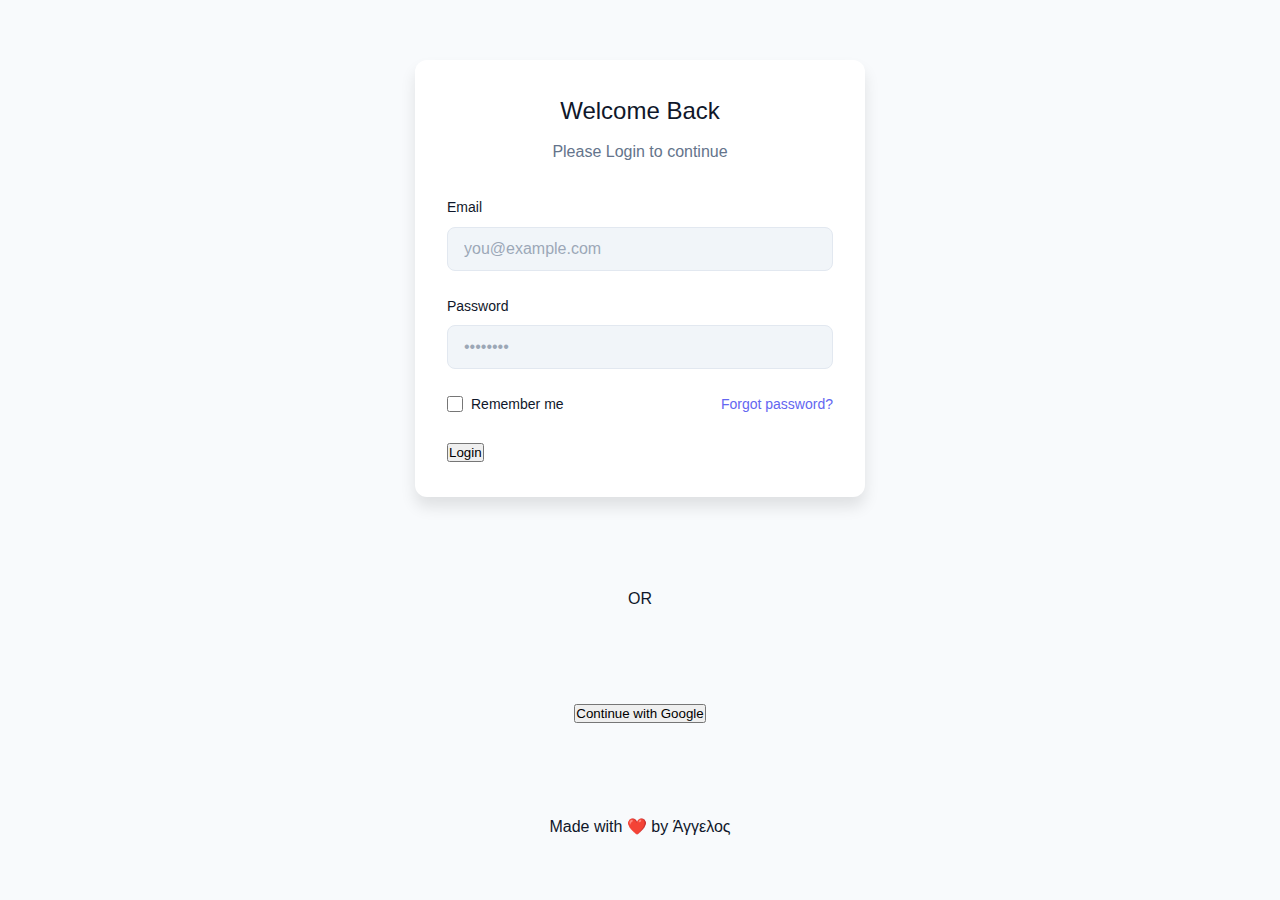
<file: 10-login-page-ui/index.html>
<!DOCTYPE html>
<html lang="en">
<head>
    <meta charset="UTF-8">
    <meta name="viewport" content="width=device-width, initial-scale=1.0">
    <title>Login Page</title>
    <link rel="stylesheet" href="styles.css">
</head>

<body>
    <!--Main container-->
    <div class="container">

        <!--Login card-->
        <div class="login-card">

            <!--Header card-->
            <header class="card-header">
                <h1>Welcome Back</h1>
                <p class="subtitle">Please Login to continue</p>
            </header>

            <!--Main Form-->
            <form class="login-form">

                <!--Email input group-->
                <div class="input-group">
                    <label for="email">Email</label>
                    <input 
                        type="email"
                        id="email"
                        name="email"
                        class="form-input"
                        required
                        placeholder="you@example.com">
                </div>

            <!--Password input group-->
            <div class="input-group">
                <label for="password">Password</label>
                <input 
                    type="password"
                    id="password"
                    name="password"
                    class="form-input"
                    required
                    placeholder="••••••••">
            </div>
            </form>

            <!--Options row: Remember me + Forgot my password-->
            <div class="form-options">

                <div class="remember-me">
                    <input type="checkbox" id="remember" name="remember">
                    <label for="remember">Remember me</label>
                </div>

                <a href="#" class="forgot-password">Forgot password?</a>
            </div>

            <!--Submit button-->
            <button type="submit" class="btn-login">Login</button>

        </div>

        <!--Divider-->
        <div class="divider">
            <span>OR</span>
        </div>

        <!--Social login buttons-->
        <div class="social-login">
            <button type="button" class="btn-social btn-google">
                <span>Continue with Google</span>
            </button>
        </div>

           <footer class="card-footer">
                <p>Made with ❤️ by Άγγελος</p>
            </footer>
            
        </div>
    </div>
</body>
</html>
</file>
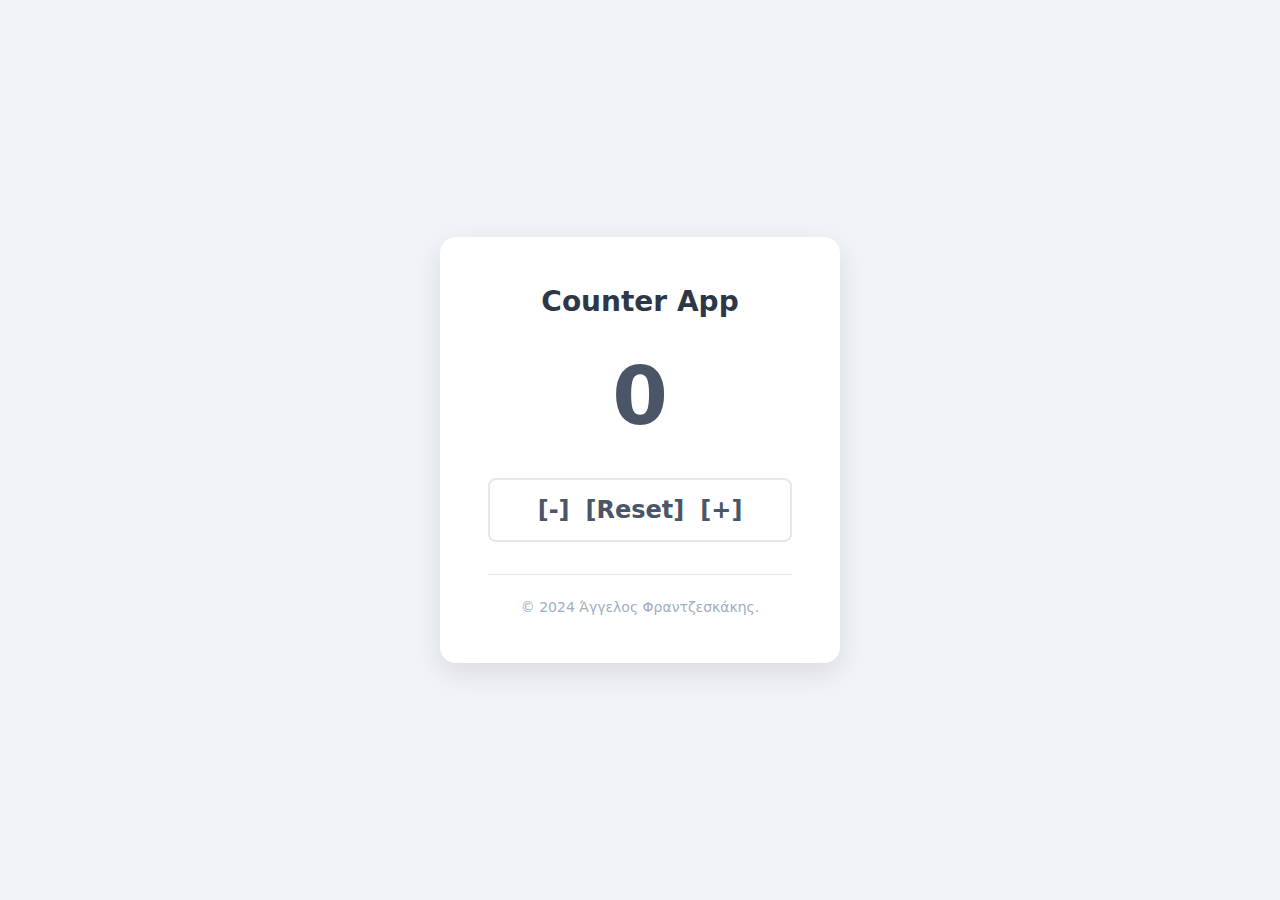
<file: 11-counter-app/index.html>
<!DOCTYPE html>
<html lang="el">
<head>
    <meta charset="UTF-8">
    <meta name="viewport" content="width=device-width, initial-scale=1.0">
    <title>Counter App</title>
    <link rel="stylesheet" href="styles.css">
</head>

<body>
    <div class="container">
        <div class="counter-card">
            <h1>Counter App</h1>

            <div class="counter-display" id="counter-display">0</div>

            <div class="buttons">
                <div id="btn-decrease">[-]</div>
                <div id="btn-reset">[Reset]</div>
                <div id="btn-increase">[+]</div>
            </div>

            <footer class="card-footer">
                <p>&copy; 2024 Άγγελος Φραντζεσκάκης.</p>
            </footer>
        </div>
    </div>

    <script src="script.js"></script>
</body>
</html>
</file>
<file: 06-styled-bio-page/styles.css>
* {
    margin: 0;
    padding: 0;
    box-sizing: border-box;
}

body {
    font-family: Arial, sans-serif;
    background-color: rgb(255, 255, 255);
    color: #333;
    line-height: 1.6;
}

/* === HEADER === */
.header {
    background-color: #2c3e50;
    color: white;
    text-align: center;
    padding: 40px 20px;
}

.header h1 {
    margin-bottom: 10px;
    font-size: 2.5em;
}

.subtitle {
    font-size: 1.2em;
    color: #ecf0f1;
}

/* === NAVIGATION === */
.navigation {
    background-color: #34495e;
    padding: 15px 0;
    text-align: center;
}

.navigation a {
    color: white;
    text-decoration: none;
    padding: 10px 20px;
    margin: 0 5px;
    display: inline-block;
}

.navigation a:hover {
    background-color: #2c3e50;
    border-radius: 5px;
}

/* === CONTAINER === */
.container {
    max-width: 1000px;
    margin: 30px auto;
    padding: 0 20px;
}

/* === SECTIONS === */
.section {
    background-color: rgb(255, 255, 255);
    padding: 30px;
    margin-bottom: 20px;
    border-radius: 8px;
    box-shadow: 0 2px 5px rgba(0,0,0,0.1);
}

.section h2 {
    color: #2c3e50;
    margin-bottom: 20px;
    border-bottom: 3px solid #3498db;
    padding-bottom: 10px;
}

/* === SKILLS GRID === */
.skills-grid {
    display: grid;
    grid-template-columns: repeat(2, 1fr);
    gap: 20px;
}

.skill-card {
    background-color: #ecf0f1;
    padding: 20px;
    border-radius: 8px;
    border-left: 4px solid #3498db;
}

.skill-card h3 {
    color: #2c3e50;
    margin-bottom: 10px;
}

.skill-card p {
    color: #555;
}

/* === PROJECTS === */
.project-list {
    display: flex;
    flex-direction: column;
    gap: 15px;
}

.project-item {
    background-color: #f8f9fa;
    padding: 20px;
    border-radius: 5px;
    border-left: 4px solid #e74c3c;
}

.project-item h3 {
    color: #e74c3c;
    margin-bottom: 8px;
}

/* === CONTACT === */
.contact-info {
    font-size: 1.1em;
    line-height: 2;
}

/* === FOOTER === */
.footer {
    background-color: #2c3e50;
    color: white;
    text-align: center;
    padding: 20px;
    margin-top: 40px;
}

/* === RESPONSIVE === */
@media (max-width: 768px) {
    .skills-grid {
        grid-template-columns: 1fr;
    }
    
    .header h1 {
        font-size: 2em;
    }
    
    .navigation a {
        display: block;
        margin: 5px 0;
    }
}
</file>
<file: 07-business-card/styles.css>
body {
    background-color: rgb(255, 255, 255);
    font-family: Arial, sans-serif;
    margin: 0;
    padding: 0;
}

.card{
    background-color: rgb(80, 108, 117);
    color: rgb(255, 255, 255);
    width: 600px;
    margin: 50px auto;
    padding: 40px;
    box-shadow: inset 0 10px 30px rgba(0, 0, 0, 0.3);
    border-radius: 12px;
    display: flex;
    align-items: center;
    gap: 30px;

   
}

.card-header {
    flex-shrink: 0;
}

.profile-img{
    width: 150px;
    height: 150px;
    border-radius: 50%;
    object-fit: cover;
    border: 2px solid rgb(255, 255, 255);
}

.card-body {
    text-align: left;
    flex-grow: 1;
}

.card-content {
    flex-grow: 1;
}

.name {
    font-size: 30px;
    margin-bottom: 8px;
    font-weight: bold;
}

.role {
    font-size: 18px;
    margin-bottom: 5px;
    color: #e0e0e0;
}

.tagline {
    font-size: 14px;
    opacity: 0.9;
    margin-bottom: 15px;
}

.divider {
    border: none;
    border-top: 1px solid rgba(255, 255, 255, 0.3);
    margin: 10px 0;
}

.card-footer {
    display: flex;
    gap: 10px;
}

.contact-link {
    color: white;
    text-decoration: none;
    padding: 8px 16px;
    border: 2px solid white;
    border-radius: 4px;
    font-size: 14px;
    transition: all 0.3s;
}

.contact-link:hover {
    background-color: white;
    color: rgb(80, 108, 117);
}
</file>
<file: 09-simple-portfolio/styles.css>
/* === UPDATED COLORS === */
* {
    margin: 0;
    padding: 0;
    box-sizing: border-box;
}

body {
    font-family: 'Segoe UI', Arial, sans-serif;
    background-color: #000000;
    color: #ffffff;
    line-height: 1.6;
}

/* === NAVIGATION === */
.navbar {
    position: sticky;
    top: 0;
    background-color: #1a1a1a;
    padding: 20px 0;
    z-index: 100;
    box-shadow: 0 2px 10px rgba(255, 0, 0, 0.3);
}

.navbar {
    display: flex;
    justify-content: center;
    gap: 40px;
}

.navbar a {
    color: #ffffff;
    text-decoration: none;
    font-weight: 500;
    transition: color 0.3s;
}

.navbar a:hover {
    color: #ff0000;
}

/* === HERO === */
.hero {
    background: linear-gradient(135deg, #000000 0%, #1a1a1a 100%);
    min-height: 80vh;
    display: flex;
    flex-direction: column;
    justify-content: center;
    align-items: center;
    text-align: center;
    padding: 40px 20px;
}

.hero h1 {
    font-size: 3.5em;
    margin-bottom: 20px;
    color: #fff;
}

.tagline {
    font-size: 1.3em;
    margin-bottom: 30px;
    color: #ff0000;
}

.cta-buttons {
    display: flex;
    gap: 20px;
}

.btn {
    padding: 12px 30px;
    background-color: #ff0000;
    color: white;
    text-decoration: none;
    border-radius: 5px;
    font-weight: 500;
    transition: all 0.3s;
}

.btn:hover {
    background-color: #cc0000;
    transform: translateY(-2px);
}

/* === SECTIONS === */
section {
    max-width: 1200px;
    margin: 60px auto;
    padding: 40px 20px;
}

section h2 {
    font-size: 2.5em;
    margin-bottom: 30px;
    color: #ff0000;
    text-align: center;
}

/* === ABOUT === */
.about {
    background-color: #1a1a1a;
    border-radius: 10px;
    padding: 50px;
    border: 1px solid #333;
}

.about-text {
    font-size: 1.1em;
    line-height: 1.8;
    text-align: center;
}

/* === SKILLS === */
.skills-grid {
    display: grid;
    grid-template-columns: repeat(2, 1fr);
    gap: 25px;
}

.skill-card {
    background-color: #1a1a1a;
    padding: 30px;
    border-radius: 10px;
    border-left: 4px solid #ff0000;
    transition: transform 0.3s;
    border: 1px solid #333;
}

.skill-card:hover {
    transform: translateY(-5px);
    border-left-color: #ff0000;
    box-shadow: 0 5px 20px rgba(255, 0, 0, 0.2);
}

.skill-card h3 {
    margin-bottom: 15px;
    color: #ff0000;
}

.skill-card ul {
    list-style: none;
}

.skill-card li {
    padding: 8px 0;
    border-bottom: 1px solid #333;
}

/* === PROJECTS === */
.projects-grid {
    display: grid;
    grid-template-columns: repeat(2, 1fr);
    gap: 30px;
}

.project-card {
    background-color: #1a1a1a;
    border-radius: 10px;
    overflow: hidden;
    transition: transform 0.3s, box-shadow 0.3s;
    border: 1px solid #333;
}

.project-card:hover {
    transform: translateY(-10px);
    box-shadow: 0 10px 30px rgba(255, 0, 0, 0.3);
}

.project-card img {
    width: 100%;
    height: 250px;
    object-fit: cover;
}

.project-info {
    padding: 20px;
}

.project-info h3 {
    color: #ff0000;
    margin-bottom: 10px;
}

.project-links {
    padding: 0 20px 20px;
}

.project-links a {
    color: #ff0000;
    text-decoration: none;
    font-weight: 500;
    transition: color 0.3s;
}

.project-links a:hover {
    color: #fff;
    text-decoration: underline;
}

/* === CONTACT === */
.contact {
    text-align: center;
}

.contact p {
    margin-bottom: 30px;
    font-size: 1.1em;
}

.contact-links {
    display: flex;
    justify-content: center;
    gap: 20px;
    flex-wrap: wrap;
}

.contact-btn {
    padding: 15px 30px;
    background-color: #1a1a1a;
    color: #ffffff;
    text-decoration: none;
    border-radius: 8px;
    font-weight: 500;
    border: 2px solid #ff0000;
    transition: all 0.3s;
}

.contact-btn:hover {
    background-color: #ff0000;
    transform: translateY(-3px);
}

/* === FOOTER === */
.footer {
    background-color: #1a1a1a;
    text-align: center;
    padding: 30px;
    margin-top: 60px;
    border-top: 1px solid #333;
}

/* === RESPONSIVE === */
@media (max-width: 768px) {
    .hero h1 {
        font-size: 2.5em;
    }
    
    .skills-grid,
    .projects-grid {
        grid-template-columns: 1fr;
    }
    
    .navbar {
        gap: 20px;
    }
}
</file>
<file: 10-login-page-ui/styles.css>
* {
    box-sizing: border-box;
    margin: 0;
    padding: 0;
}

:root {
    /*Base Colors*/
    --bg-primary: #f8fafc;
    --bg-card: #ffffff;
    --bg-input: #f1f5f9;

    /*Text Colors*/
    --text-primary: #0f172a;
    --text-secondary: #64748b;

    /*Accent Colors*/
    --accent-main: #6366f1;
    --accent-hover: #4f46e5;
    --accent-light: #c7d2fe;

    /* Shadows */
  --shadow-md: 0 4px 6px rgba(0,0,0,0.07);
  --shadow-lg: 0 10px 15px rgba(0,0,0,0.1);
  --shadow-glow: 0 0 0 3px var(--accent-light);
 
  /* Typography */
  --font-base: -apple-system, BlinkMacSystemFont, 'Segoe UI', sans-serif;
  --text-sm: 0.875rem;
  --text-base: 1rem;
  --text-lg: 1.125rem;
  --text-xl: 1.5rem;
  
  /* Spacing */
  --space-2: 0.5rem;
  --space-3: 0.75rem;
  --space-4: 1rem;
  --space-6: 1.5rem;
  --space-8: 2rem;
  
  /* Border Radius */
  --radius-sm: 0.375rem;  /* 6px */
  --radius-md: 0.5rem;    /* 8px */
  --radius-lg: 0.75rem;   /* 12px */
}

body{
    background-color: var(--bg-primary);
    color: var(--text-primary);
    font-family: var(--font-base);
    font-size: var(--text-base);
    line-height: 1.6;
    -webkit-font-smoothing: antialiased;
    -moz-osx-font-smoothing: grayscale;
}

.container{
    min-height: 100vh;
    display: grid;
    justify-items: center;
    align-items: center;
    padding: var(--space-4) ;
}
.login-card{
    background-color: var(--bg-card);
    padding: var(--space-8);
    border-radius: var(--radius-lg) ;
    box-shadow: var(--shadow-lg);
    max-width: 450px;
    width: 100%;
}

.card-header{
    text-align: center;
    margin-bottom: var(--space-8);
}

.card-header h1{
    font-weight: var(--font-bold);
    font-size: var(--text-xl);
    color: var(--text-primary);
    margin-bottom: var(--space-2);
}

.card-header .subtitle {
    color: var(--text-secondary);
    font-size: var(--text-base);
    font-weight: var(--font-normal);
}

.input-group{
    display: flex;
    flex-direction: column;
    gap: var(--space-2);
    margin-bottom: var(--space-6);
}

.input-group label {
    font-size: var(--text-sm);
    font-weight: var(--font-medium);
    color: var(--text-primary);
}

.form-input{
    padding: var(--space-3) var(--space-4);
    font-family: inherit;
    font-size:var(--text-base) ;
    background-color: var(--bg-input);
    color: var(--text-primary);
    border: 1px solid #e2e8f0;
    border-radius: var(--radius-md);
    transition: all 0.2s ease;
    outline: none;
    width: 100%;
}

.form-input::placeholder {
    color: var(--text-secondary);
    opacity: 0.6;
}

.form-options {
    display: flex;
    justify-content: space-between;  
    align-items: center;
    margin-bottom: var(--space-6);
}

.remember-me {
    display: flex;
    align-items: center;
    gap: var(--space-2);
}

.remember-me label {
    font-size: var(--text-sm);
    color: var(--text-primary);
    cursor: pointer;
}

.remember-me input[type="checkbox"] {
    cursor: pointer;   
    width: 16px;
    height: 16px;
}

.forgot-password {
    font-size: var(--text-sm);
    color: var(--accent-main);
    text-decoration: none;
    font-weight: var(--font-medium);
    transition: color 0.2s ease;
}
</file>
<file: 11-counter-app/styles.css>
* {
    box-sizing: border-box;
    margin: 0;
    padding: 0;
}

body {
    font-family: system-ui, -apple-system, BlinkMacSystemFont, 'Segoe UI', sans-serif;
    background-color: #f0f4f8;
    min-height: 100vh;
    display: grid;
    place-items: center;
}   

.counter-card {
    background: white;
    padding: 3rem;
    border-radius: 1rem;
    box-shadow: 0 10px 30px rgba(0,0,0,0.1);
    text-align: center;
    min-width: 400px;
}

.counter-card h1 {
    font-size: 1.75rem;
    color:#2d3748;
    margin-bottom: 2rem;
}

.counter-display {
    font-size: 5rem;
    font-weight: 700;
    color: #4a5568;
    margin: 2rem 0;
    min-height: 6rem;
}

.buttons {
    display: flex;
    gap: 1rem;
    justify-content: center;
    margin-top: 2rem;
    padding: 1rem 2rem;
    font-size: 1.5rem;
    font-weight: 600;
    border: 2px solid #e2e8f0;
    border-radius: 0.5rem;
    background: white;
    color: #4a5568;
    cursor: pointer;
    transition: all 0.2s ease;
    min-width: 60px;
}

#btn-decrease:hover {
    background: #f56565;  /* Red */
    color: white;
    border-color: #f56565;
}

#btn-increase:hover {
    background: #48bb78;  /* Green */
    color: white;
    border-color: #48bb78;
}

#btn-reset:hover {
    background: #4299e1;  /* Blue */
    color: white;
    border-color: #4299e1;
}

.buttons button:active {
    transform: translateY(2px);
}

.card-footer {
    margin-top: 2rem;
    padding-top: 1.5rem;
    border-top: 1px solid #e2e8f0;
    font-size: 0.875rem;
    color: #a0aec0;
}
</file>
